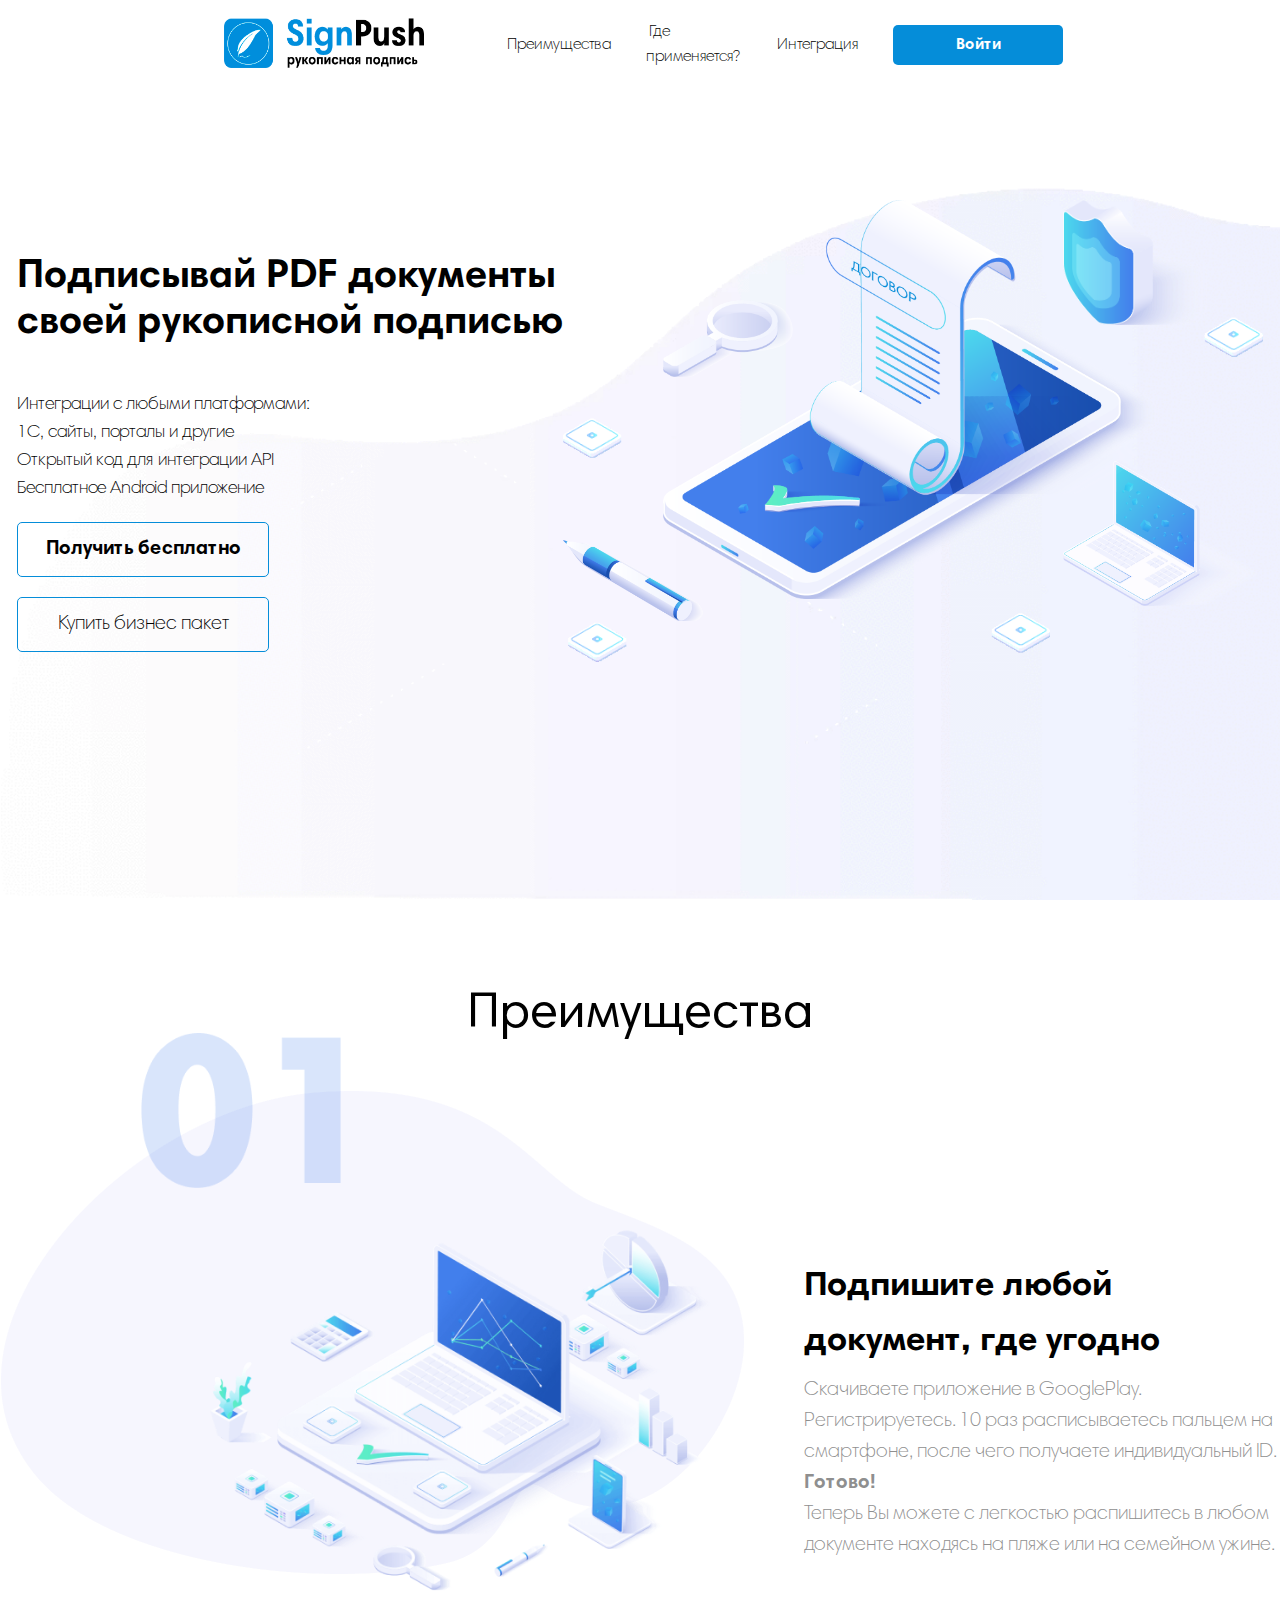
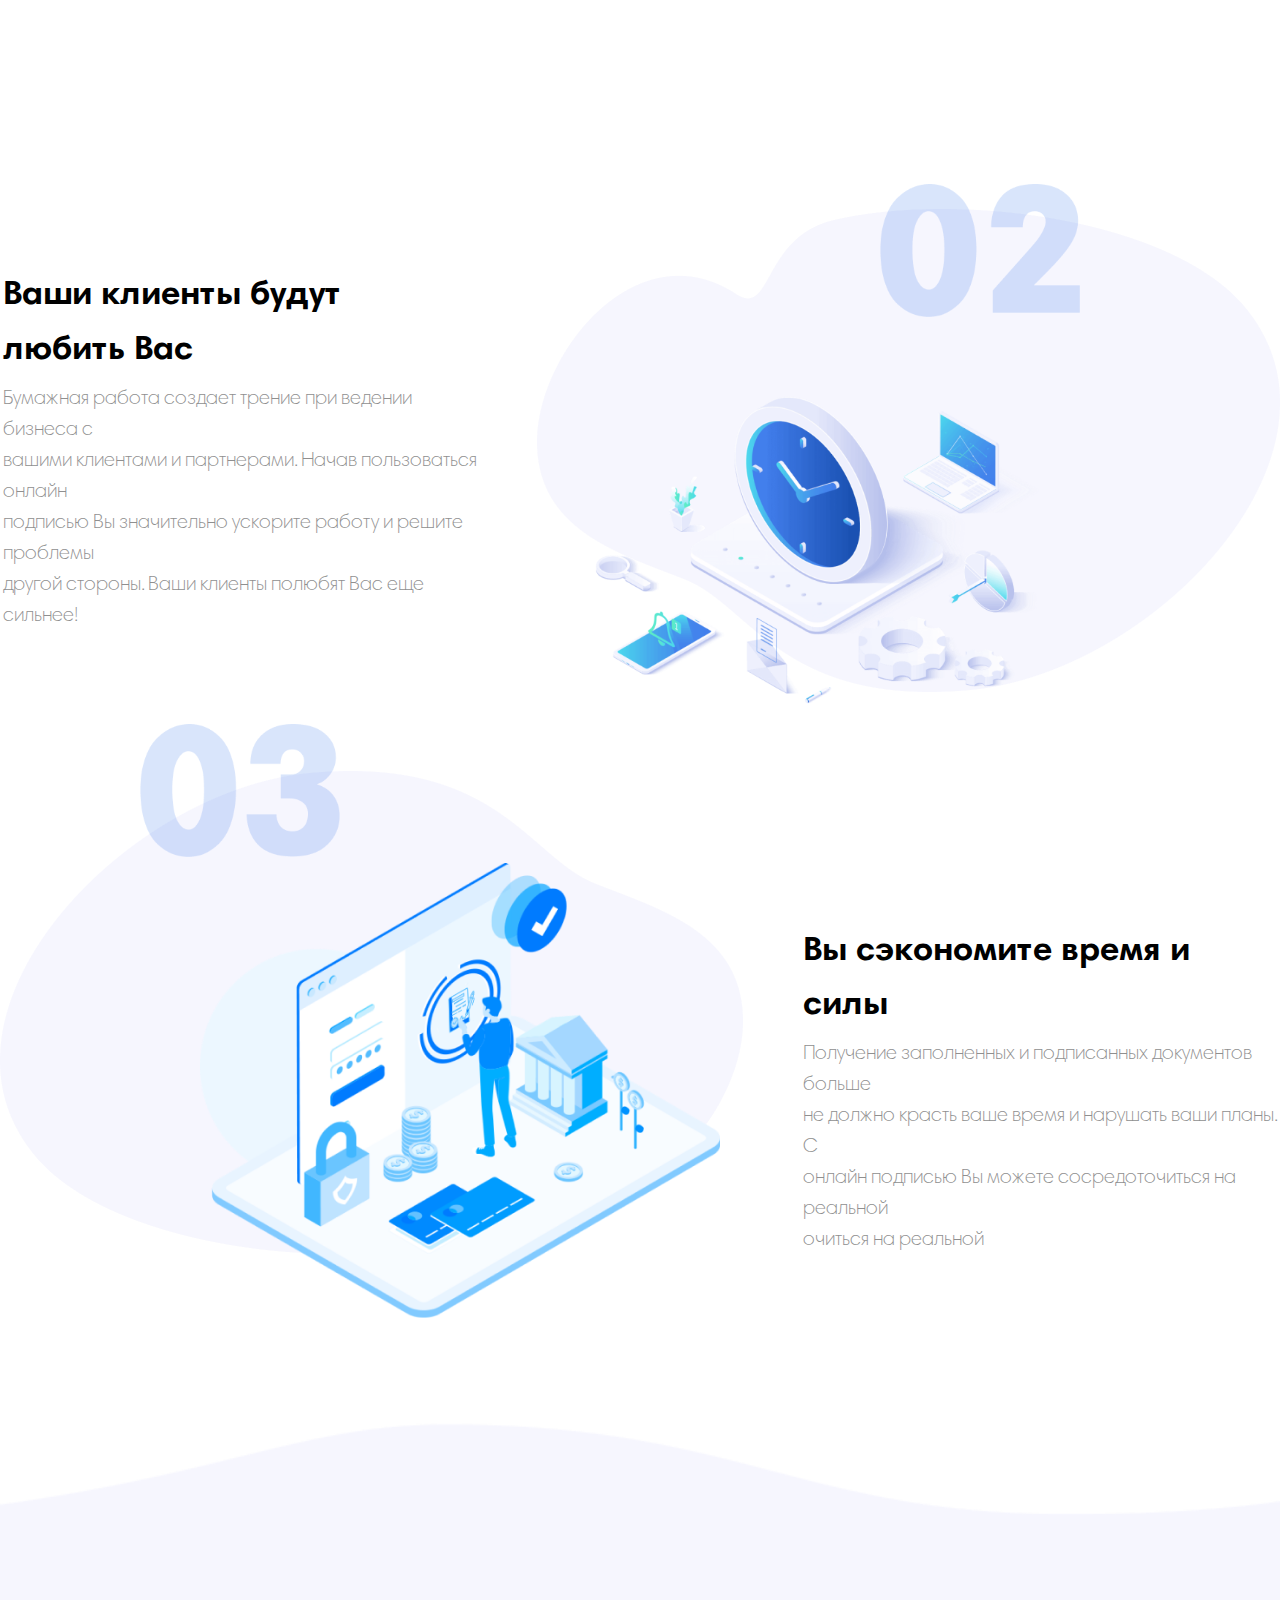
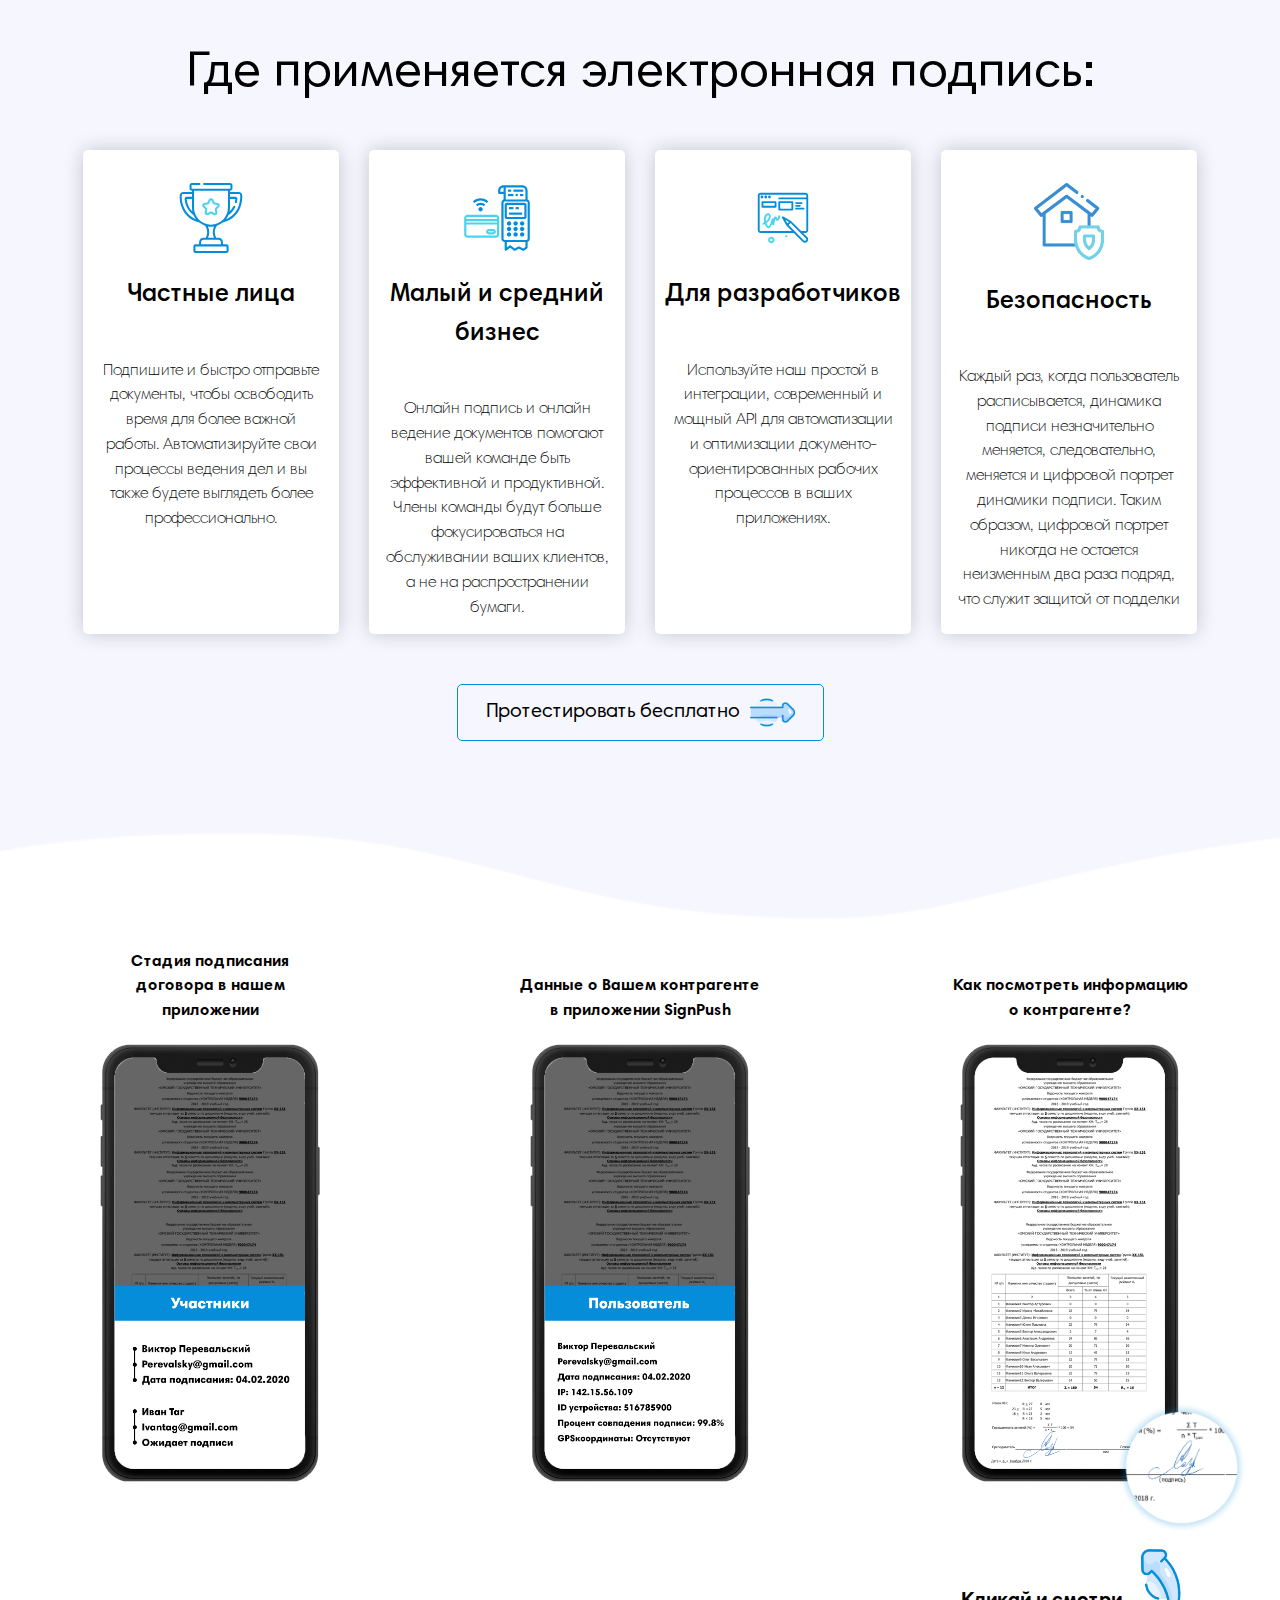
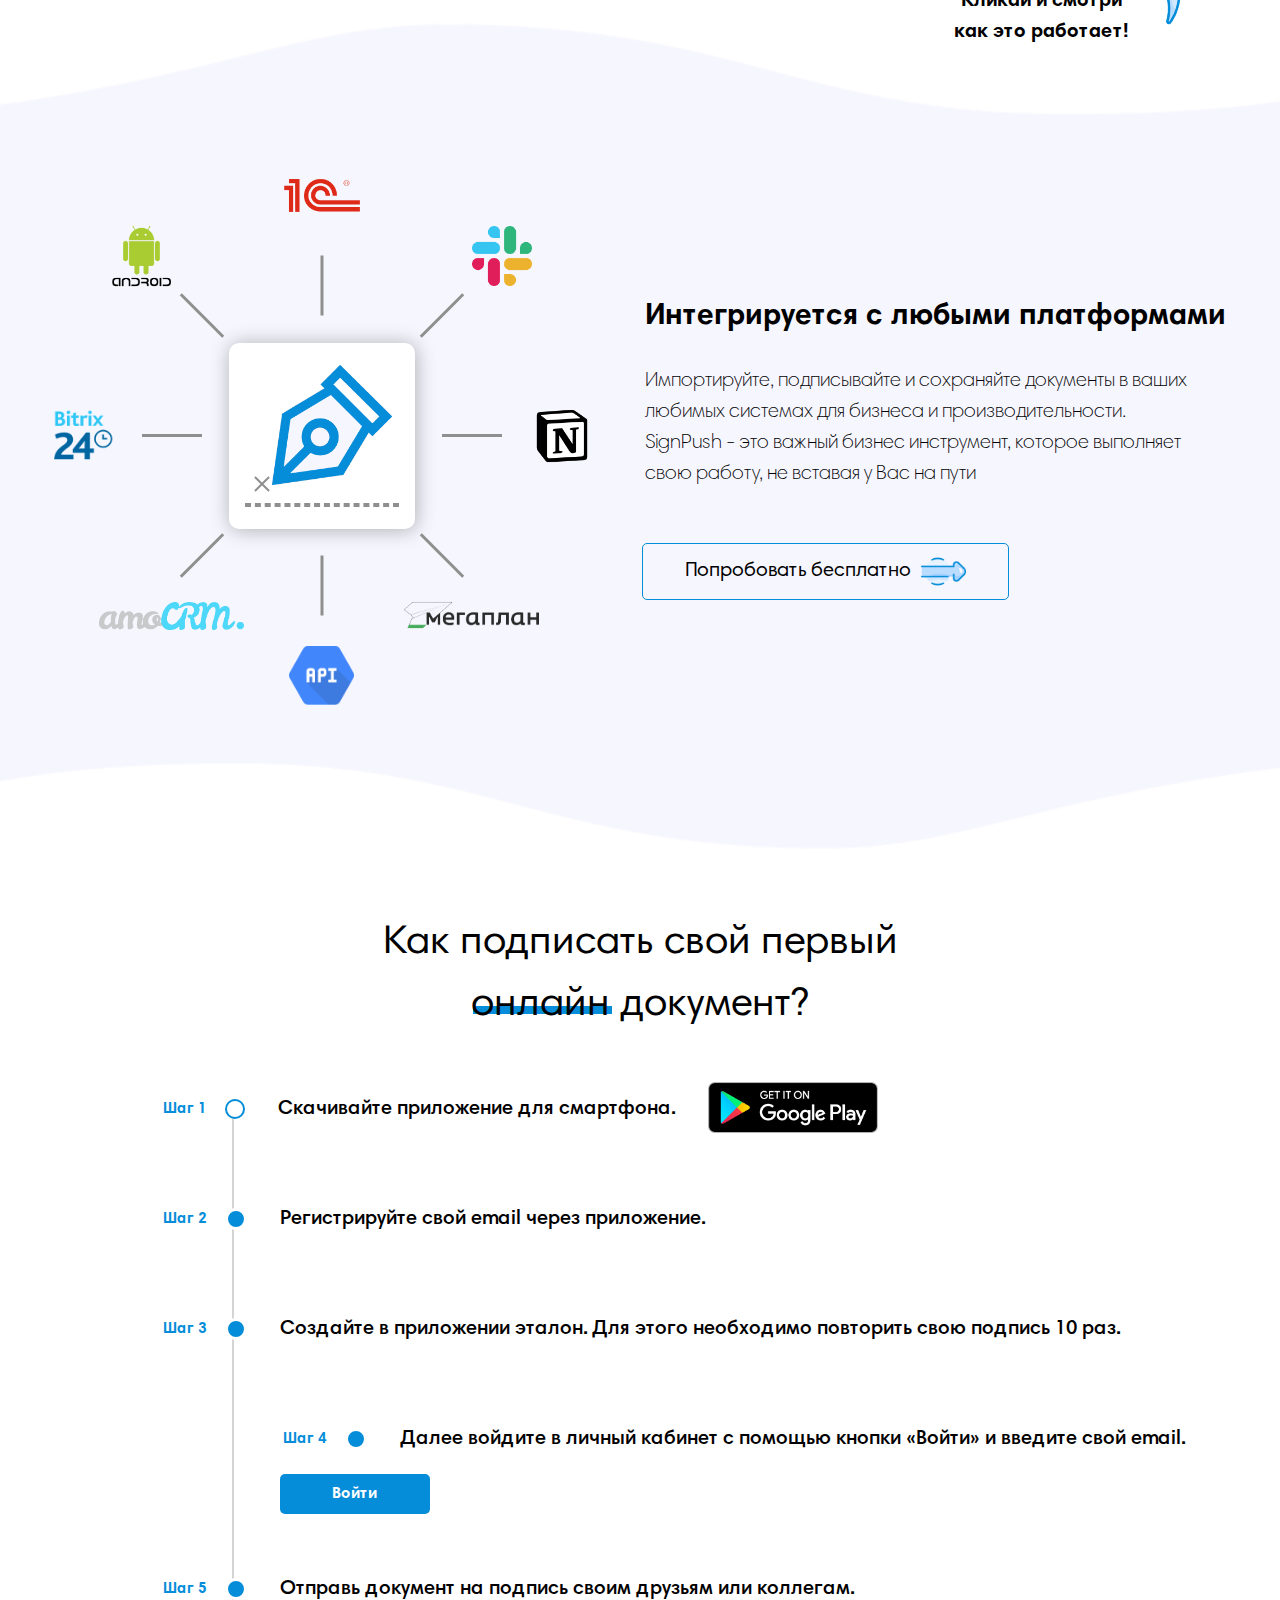
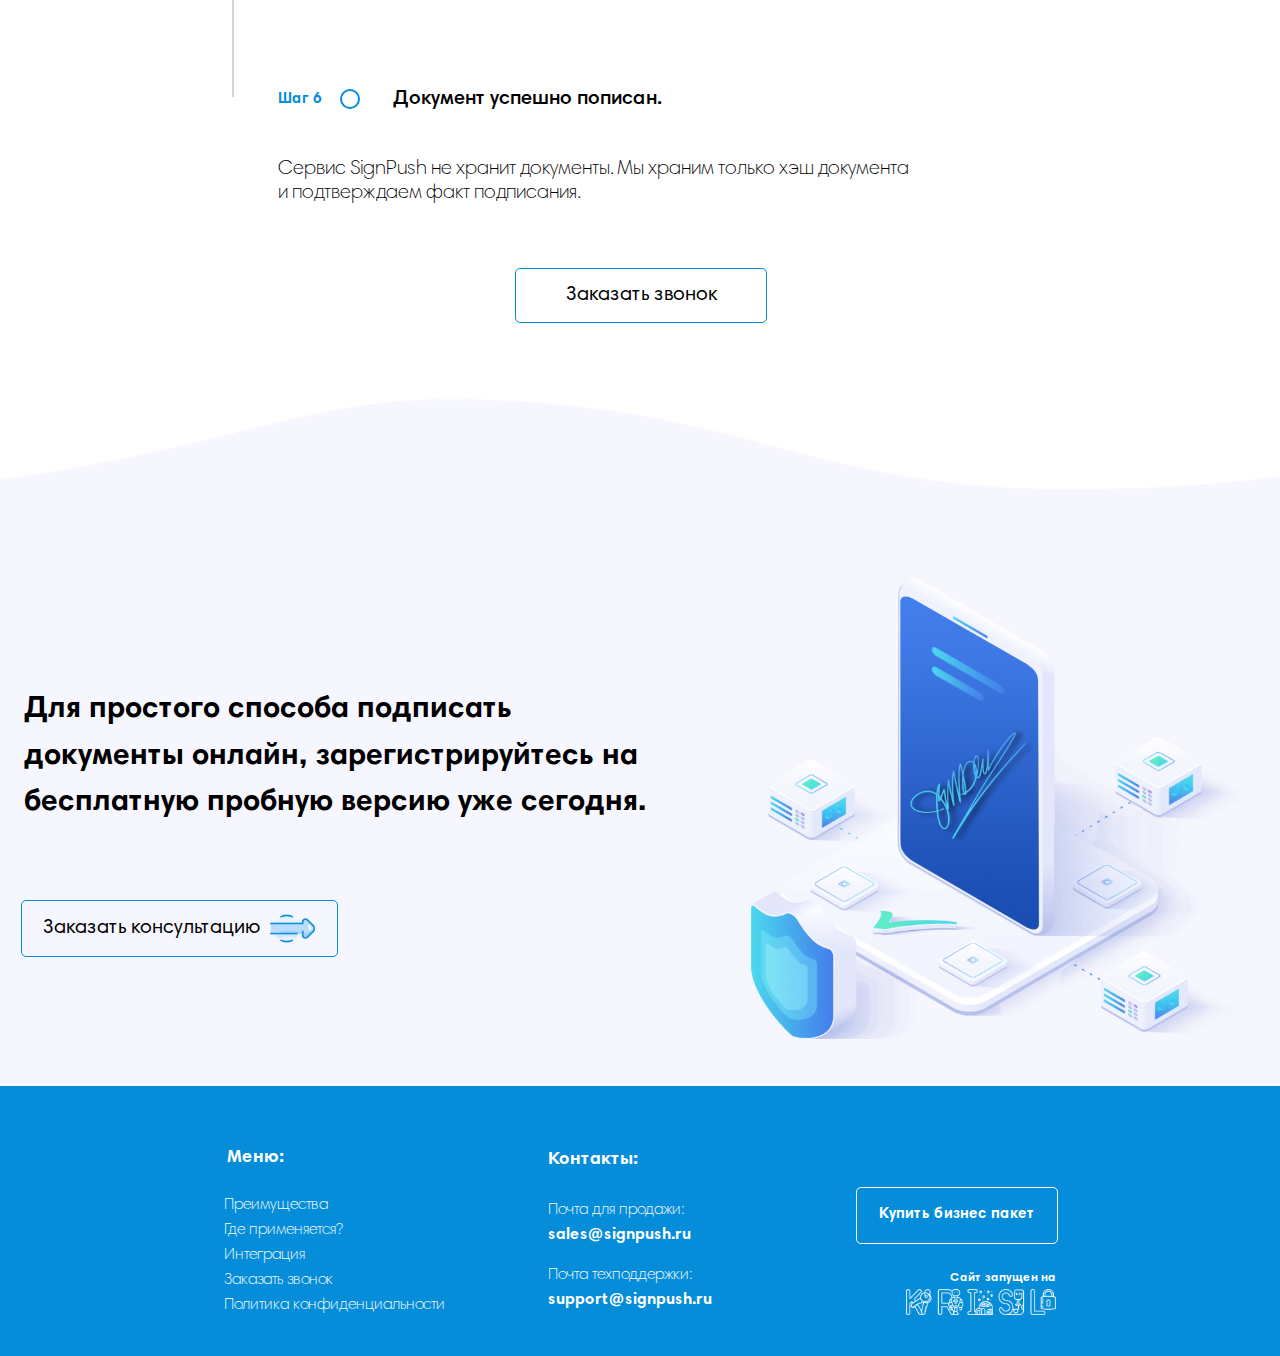
<file: index.html>
<!DOCTYPE html>
    <html lang="en">
    <head>
        <meta charset="UTF-8">
        <meta name="viewport" content="width=device-width, initial-scale=1.0">
        <link rel="stylesheet" href="./styles/main.css" type="text/css"/>
        <link rel="shortcut icon" href="./fav.ico" type="image/x-icon" />
        <script src="./scripts/main.js"></script>
        <title>SignPush</title>
    </head>
    <body>
        <header>
            <a href="/">
                <img id="header_logo" src="./images/logo.png" alt="SignPush">
            </a>
            <menu id="header_menu">
                <ul id="header_menu_list">
                    <li class="header_menu_list__item">
                        <a class="header_menu_list__item_link" rel="stylesheet" href="#benefits"> 
                            Преимущества
                        </a>
                        <div id="header_menu_list__underline_1" class="header_menu_list__underline"></div>
                    </li>
                    <li class="header_menu_list__item">
                        <a class="header_menu_list__item_link" rel="stylesheet" href="#usage"> 
                            Где применяется?
                        </a>
                        <div id="header_menu_list__underline_1" class="header_menu_list__underline"></div>
                    </li>
                    <li class="header_menu_list__item">
                        <a class="header_menu_list__item_link" rel="stylesheet" href="#integration"> 
                            Интеграция
                        </a>
                        <div id="header_menu_list__underline_1" class="header_menu_list__underline"></div>
                    </li>
                    <a id="header_button__link" rel="stylesheet" href="https://signpush.ru/">
                        <div id="header_button">
                                Войти
                        </div>
                    </a>
                </ul>
            </menu>
            <nav class="nav">
                <input class="nav__check" type="checkbox" id="showmenu"/>
                <label class="nav__showmenu" for="showmenu">&#9776;</label>
                <label class="nav__back" for="showmenu"></label>
                <ul class="menu">
                    <div class="menu_nav">
                        <img src="./images/logo_2.png" alt="sign push" id="menu_logo">
                        <li><a class="menu__item" href="#benefits">Преимущества</a></li>
                        <li><a class="menu__item" href="#usage">Где применяется?</a></li>
                        <li><a class="menu__item" href="#intergation">Интеграция</a></li>
                        <li><a class="menu__item" href="#form">Заказать звонок</a></li>
                        <li><a class="menu__item" href="./pages/policy/">Политика конфиденциальности</a></li>
                    </div>
                    <a href="#form" id="menu_button__link">
                        <div id="menu_button">
                            <p id="menu_button__text">Войти</p>
                        </div>
                    </a>
                </ul>
            </nav>
        </header>
        <section id="description">
        
            <div id="decription_info">
                <h1 id="description_title" class="is-paused">
                    Подписывай PDF документы
                    <br/>
                    своей рукописной подписью
                </h1>
                <p id="description_text" class="is-paused">
                    Интеграции с любыми платформами:
                    <br/>
                    1С, сайты, порталы и другие
                    <br/>
                    Открытый код для интеграции API
                    <br/>
                    Бесплатное Android приложение
                </p>
                <div id="description_buttons">
                    <a id="description_btn__link_get" rel="stylesheet" href="https://signpush.ru/">
                        <div class="description_btn" id="d_btn_get">
                                Получить бесплатно
                        </div>
                    </a>
                    <a id="description_btn__link_buy" rel="stylesheet" href="https://signpush.ru/">
                        <div class="description_btn" id="d_btn_buy">
                                Купить бизнес пакет
                        </div>
                    </a>
                </div>
            </div>
            <div id="description_preview">
                <img id="description_preview__pen" src="./images/description/pen.png" alt="pen" class="is-paused">
                <img id="description_preview__loop" src="./images/description/loop.png" alt="loop" class="is-paused">
                <img id="description_preview__law" src="./images/description/law.png" alt="law" class="is-paused">
                <img id="description_preview__shield" src="./images/description/shield.png" alt="shield" class="is-paused">
                <img id="description_preview__pc" src="./images/description/pc.png" alt="pc" class="is-paused">
            </div>
        </section>
        <section id="benefits">
            <h1 class="section_title">Преимущества</h1>
            <div id="benefits_items">
                <div class="benefits_item">
                    <div class="benefits_item__preview pr20">
                        <img class="benefits_item__preview_number benefits_item__preview_number-left is-paused" id="benefits_item__preview_image-left__pc_number" src="./images/benefits/1.png" alt="1">
                        <img class="benefits_item__preview_image benefits_item__preview_image-left is-paused" id="benefits_item__preview_image-left__pc" src="./images/benefits/pc.png" alt="pc">
                        
                    </div>
                    <div class="benefits_item__description pl20">
                        <h1 class="benefits_item__description_title txt-aling_right is-paused" id="benefits_item__description_title_1">
                            Подпишите любой
                            <br />
                            документ, где угодно
                        </h1>
                        <h1 class="benefits_item__description_text is-paused" id="benefits_item__description_text_1">
                            Скачиваете приложение в GooglePlay.
                            <br />
                            Регистрируетесь. 10 раз расписываетесь пальцем на
                            <br />
                            смартфоне, после чего получаете индивидуальный ID.
                            <br />
                            <b>
                                Готово!
                            </b>
                            <br />
                            Теперь Вы можете с легкостью распишитесь в любом
                            <br />
                            документе находясь на пляже или на семейном ужине.
                        </h1>
                    </div>
                </div>
                <div class="benefits_item" id="benefits_item-invert">
                    <div class="benefits_item__description pr20">
                        <h1 class="benefits_item__description_title is-paused" id="benefits_item__description_title_2">
                            Ваши клиенты будут
                            <br />
                            любить Вас
                        </h1>
                        <h1 class="benefits_item__description_text is-paused" id="benefits_item__description_text_2">
                            Бумажная работа создает трение при ведении бизнеса с
                            <br />
                            вашими клиентами и партнерами. Начав пользоваться онлайн
                            <br />
                            подписью Вы значительно ускорите работу и решите проблемы
                            <br />
                            другой стороны. Ваши клиенты полюбят Вас еще сильнее!
                        </h1>
                    </div>
                    <div class="benefits_item__preview right pl20 benefits_item__preview2">
                        <img class="benefits_item__preview_image benefits_item__preview_image-right is-paused" id="benefits_item__preview_image-right__clock" src="./images/benefits/clock.png" alt="clock">
                        <img class="benefits_item__preview_number benefits_item__preview_number-right is-paused" id="benefits_item__preview_image-right__clock_number" src="./images/benefits/2.png" alt="1">
                        
                    </div>
                </div>
                <div class="benefits_item">
                    <div class="benefits_item__preview pr20">
                        <img class="benefits_item__preview_number benefits_item__preview_number-left is-paused" id="benefits_item__preview_image-left__safe_number" src="./images/benefits/3.png" alt="1">
                        <img class="benefits_item__preview_image benefits_item__preview_image-left is-paused" id="benefits_item__preview_image-left__safe" src="./images/benefits/safe.png" alt="pc">
                        
                    </div>
                    <div class="benefits_item__description pl20">
                        <h1 class="benefits_item__description_title txt-aling_right is-paused" id="benefits_item__description_title_3">
                            Вы сэкономите время и силы
                        </h1>
                        <h1 class="benefits_item__description_text is-paused" id="benefits_item__description_text_3">
                            Получение заполненных и подписанных документов больше
                            <br />
                            не должно красть ваше время и нарушать ваши планы. С
                            <br />
                            онлайн подписью Вы можете сосредоточиться на реальной
                            <br />
                            очиться на реальной 
                        </h1>
                    </div>
                </div>
            </div>
    
        </section>
        <section id="usage">
            <div class="cloud_top"></div>
            <div id="usage_container">
                <h1 class="section_title">Где применяется электронная подпись:</h1>
                <div id="usage_items">
                    <div class="usage_item mr30">
                        <img src="./images/usage/cup.svg" alt="cup" class="usage_item__preview">
                        <h2 class="usage_item__title">Частные лица</h2>
                        <p class="usage_item__text">
                            Подпишите и быстро отправьте
                            <br/>
                            документы, чтобы освободить
                            <br/>
                            время для более важной
                            <br/>
                            работы. Автоматизируйте свои
                            <br/>
                            процессы ведения дел и вы
                            <br/>
                            также будете выглядеть более
                            <br/>
                            профессионально.
                        </p>
                    </div>
                    <div class="usage_item mr30">
                        <img src="./images/usage/card.svg" alt="card" class="usage_item__preview">
                        <h2 class="usage_item__title">Малый и средний бизнес</h2>
                        <p class="usage_item__text">
                            Онлайн подпись и онлайн
                            <br/>
                            ведение документов помогают
                            <br/>
                            вашей команде быть
                            <br/>
                            эффективной и продуктивной.
                            <br/>
                            Члены команды будут больше
                            <br/>
                            фокусироваться на
                            <br/>
                            обслуживании ваших клиентов,
                            <br/>
                            а не на распространении
                            <br/>
                            бумаги.
                        </p>
                    </div>
                    <div class="usage_item mr30">
                        <img src="./images/usage/blank.svg" alt="blank" class="usage_item__preview">
                        <h2 class="usage_item__title">Для разработчиков</h2>
                        <p class="usage_item__text">
                            Используйте наш простой в
                            <br/>
                            интеграции, современный и
                            <br/>
                            мощный API для автоматизации
                            <br/>
                            и оптимизации документо-
                            <br/>
                            ориентированных рабочих
                            <br/>
                            процессов в ваших
                            <br/>
                            приложениях.
                        </p>
                    </div>
                    <div class="usage_item">
                        <img src="./images/usage/house.png" alt="house" class="usage_item__preview">
                        <h2 class="usage_item__title">Безопасность</h2>
                        <p class="usage_item__text">
                            Каждый раз, когда пользователь
                            <br/>
                            расписывается, динамика
                            <br/>
                            подписи незначительно
                            <br/>
                            меняется, следовательно,
                            <br/>
                            меняется и цифровой портрет
                            <br/>
                            динамики подписи. Таким
                            <br/>
                            образом, цифровой портрет
                            <br/>
                            никогда не остается
                            <br/>
                            неизменным два раза подряд,
                            <br/>
                            что служит защитой от подделки
                        </p>
                    </div>
                </div>
                <a href="#howto" class="usage_button__link">
                    <div class="usage_button">
                        <p class="usage_button__text">Протестировать бесплатно</p>
                        <img src="./images/usage/arrow_right.png" alt="right arrow" class="usage_button__image is-paused">
                    </div>
                </a>
            </div>
            <div class="cloud_bottom"></div>
        </section>
        <section id="demo">
            <div id="demo_items">
                <div class="demo_item">
                    <h3 class="demo_item__title">
                        Стадия подписания
                        <br/>
                        договора в нашем
                        <br/>
                        приложении
                    </h3>
                    <img src="./images/demo/members.png" alt="members" class="demo_item__image">
                </div>
                <div class="demo_item">
                    <h3 class="demo_item__title">
                        Данные о Вашем контрагенте
                        <br/>
                        в приложении SignPush
                    </h3>
                    <img src="./images/demo/users.png" alt="users" class="demo_item__image">
                </div>
                <div class="demo_item">
                    <h3 class="demo_item__title">
                        Как посмотреть информацию
                        <br/>
                        о контрагенте?
                    </h3>
                    <div id="demo_item__images">
                        <img src="./images/demo/signer.png" alt="signer" class="demo_item__image">
                        <a href="./pages/test">
                            <img src="./images/demo/sign.png" alt="sign" id="demo_item__sign" class="is-paused">
                        </a>
                        <div id="demo_item__sign_rot">
                            <img src="./images/demo/arrow_left.png" alt="arrow left" id="demo_item__arrow_left" class="is-paused">
                        </div>
                        <p id="demo_item__image_text" class="is-paused">
                            Кликай и смотри
                            <br/>
                            как это работает!
                        </p>
                    </div>
                </div>
            </div>
        </section>
        <section id="integration">
            <div class="cloud_top"></div>
            <div id="integration_container">
                <div id="integration_preview">
                    <img src="./images/integration/android.png" alt="android" id="integration_preview__android" class="is-paused">
                    <div id="integration_preview__line1_container">
                        <div id="integration_preview__line1" class="integration_preview__line rot45 is-paused"></div>
                    </div>
                    <img src="./images/integration/1c.png" alt="1c" id="integration_preview__1c" class="is-paused">
                    <div id="integration_preview__line2_container">
                        <div id="integration_preview__line2" class="integration_preview__line rot90 is-paused"></div>
                    </div>
                    <img src="./images/integration/wheel.png" alt="wheel" id="integration_preview__wheel" class="is-paused">
                    <div id="integration_preview__line3_container">
                        <div id="integration_preview__line3" class="integration_preview__line rot135 is-paused"></div>
                    </div>
                    <img src="./images/integration/bitrix.png" alt="bitrix" id="integration_preview__bitrix" class="is-paused">
                    <div id="integration_preview__line4_container">
                        <div id="integration_preview__line4" class="integration_preview__line is-paused"></div>
                    </div>
                    <div id="integration_preview__pen_container">
                        <div id="integration_preview__pen_item1">
                            <div id="integration_preview__cross">
                                <div id="cross1"></div>
                                <div id="cross2"></div>
                            </div>
                            <img src="./images/integration/pen.png" alt="pen" id="integration_preview__pen" class="is-paused">
                        </div>
                        <div id="integration_preview__pen_item2"></div>
                    </div>
                    <div id="integration_preview__line5_container">
                        <div id="integration_preview__line5" class="integration_preview__line is-paused"></div>
                    </div>
                    <img src="./images/integration/n.png" alt="n" id="integration_preview__n" class="is-paused">
                    <div id="integration_preview__line6_container">
                        <div id="integration_preview__line6" class="integration_preview__line rot135 is-paused"></div>
                    </div>
                    <img src="./images/integration/amocrm.png" alt="amocrm" id="integration_preview__amocrm" class="is-paused">
                    <div id="integration_preview__line7_container">
                        <div id="integration_preview__line7" class="integration_preview__line rot90 is-paused"></div>
                    </div>
                    <img src="./images/integration/api.png" alt="api" id="integration_preview__api" class="is-paused">
                    <div id="integration_preview__line8_container">
                        <div id="integration_preview__line8" class="integration_preview__line rot45 is-paused"></div>
                    </div>
                    <img src="./images/integration/megaplan.png" alt="megaplan" id="integration_preview__megaplan" class="is-paused">
                </div>
                <div id="integration_description">
                    <h1 id="integration_description__title">
                        Интегрируется с любыми платформами
                    </h1>
                    <p id="integration_description__text">
                        Импортируйте, подписывайте и сохраняйте документы в ваших
                        <br/>
                        любимых системах для бизнеса и производительности.
                        <br/>
                        SignPush - это важный бизнес инструмент, которое выполняет
                        <br/>
                        свою работу, не вставая у Вас на пути
                    </p>
                    <a href="#howto" class="usage_button__link">
                        <div class="usage_button">
                            <p class="usage_button__text">Попробовать бесплатно</p>
                            <img src="./images/usage/arrow_right.png" alt="right arrow" class="usage_button__image">
                        </div>
                    </a>
                </div>
            </div>
            <div class="cloud_bottom"></div>
        </section>
        <section id="howto">
            <h1 id="howto_title">Как подписать свой первый<br/> онлайн документ?</h1><div class="text_underline"></div>
            <div id="howto_steps_container">
                <div id="howto_steps__line"></div>
                <div id="howto_steps">
                    <div class="howto_step">
                        <p class="howto_step__num is-paused" id="howto_step__num_1">Шаг 1</p>
                        <div class="howto_step__circle"></div>
                        <div id="howto_step__1_desc">
                            <p class="howto_step__text is-paused" id="howto_step__text_1">Скачивайте приложение для смартфона.</p>
                            <a href="https://play.google.com/store/apps/details?id=com.kasib.signpush">
                                <img src="./images/howto/play_market.png" alt="play market" id="howto_step__play_market" class="is-paused">
                            </a>
                        </div>
                    </div>
                    <div class="howto_step">
                        <p class="howto_step__num is-paused" id="howto_step__num_2">Шаг 2</p>
                        <div class="howto_step__circle_full"></div>
                        <p class="howto_step__text is-paused" id="howto_step__text_2">Регистрируйте свой email через приложение.</p>
                    </div>
                    <div class="howto_step">
                        <p class="howto_step__num is-paused" id="howto_step__num_3">Шаг 3</p>
                        <div class="howto_step__circle_full"></div>
                        <p class="howto_step__text is-paused" id="howto_step__text_3">
                            Создайте в приложении эталон. Для этого необходимо повторить свою подпись 10 раз.
                        </p>
                    </div>
                    <div class="howto_step step_expanded">
                        <div id="howto_step_main">
                            <p class="howto_step__num is-paused" id="howto_step__num_4">Шаг 4</p>
                            <div class="howto_step__circle_full"></div>
                            <p class="howto_step__text is-paused" id="howto_step__text_4">
                                Далее войдите в личный кабинет с помощью кнопки «Войти» и введите свой email.
                            </p>
                        </div>
                        <a id="howto_step__link" rel="stylesheet" href="https://signpush.ru/">
                            <div id="howto_step__button">
                                    Войти
                            </div>
                        </a>
                    </div>
                    <div class="howto_step">
                        <p class="howto_step__num is-paused" id="howto_step__num_5">Шаг 5</p>
                        <div class="howto_step__circle_full"></div>
                        <p class="howto_step__text is-paused" id="howto_step__text_5">
                            Отправь документ на подпись своим друзьям или коллегам.
                        </p>
                    </div>
                    <div class="howto_step step_expanded">
                        <div id="howto_step_main">
                            <p class="howto_step__num is-paused" id="howto_step__num_6">Шаг 6</p>
                            <div class="howto_step__circle"></div>
                            <div class="howto_step__expanded">
                                <p class="howto_step__text is-paused" id="howto_step__text_6">
                                    Документ успешно пописан.
                                </p>
                            </div>
                        </div>
                        <p id="howto_step_description">
                            Сервис SignPush не хранит документы. Мы храним только хэш документа
                            <br/>
                            и подтверждаем факт подписания.
                        </p>
                    </div>
                </div>
            </div>
            <a id="howto_btn__link_order" rel="stylesheet" href="#form">
                <div id="d_btn_order">
                        Заказать звонок
                </div>
            </a>
        </section>
        <section id="trial">
            <div class="cloud_top"></div>
            <div id="trial_item">
                <div id="trial_item__description">
                    <h1 id="trial_item__description_title">
                        Для простого способа подписать
                        <br/>
                        документы онлайн, зарегистрируйтесь на
                        <br/>
                        бесплатную пробную версию уже сегодня.
                    </h1>
                    <a href="#form" class="usage_button__link trial_item_button">
                        <div class="usage_button trial_item__btn">
                            <p class="usage_button__text">Заказать консультацию</p>
                            <img src="./images/usage/arrow_right.png" alt="right arrow" class="usage_button__image">
                        </div>
                    </a>
                </div>
                <div id="trial_item__preview">
                    <img src="./images/trial/phone.png" alt="phone" id="trial_item__preview_image" class="is-paused">
                </div>
            </div>
        </section>
        <footer>
            <div id="footer_links">
                <menu id="footer_links__menu">
                    <p class="footer_links__menu_title">Меню:</p>
                    <ul id="footer_links__menu_list">
                        <li class="footer_links__menu_list__item">
                            <a class="footer_links__menu_list__item_link" rel="stylesheet" href="#benefits"> 
                                Преимущества
                            </a>
                        </li>
                        <li class="footer_links__menu_list__item">
                            <a class="footer_links__menu_list__item_link" rel="stylesheet" href="#usage"> 
                                Где применяется?
                            </a>
                        </li>
                        <li class="footer_links__menu_list__item">
                            <a class="footer_links__menu_list__item_link" rel="stylesheet" href="#integration"> 
                                Интеграция
                            </a>
                        </li>
                        <li class="footer_links__menu_list__item">
                            <a class="footer_links__menu_list__item_link" rel="stylesheet" href="#form"> 
                                Заказать звонок
                            </a>
                        </li>
                        <li class="footer_links__menu_list__item">
                            <a class="footer_links__menu_list__item_link" rel="stylesheet" href="./pages/policy"> 
                                Политика конфиденциальности
                            </a>
                        </li>
                    </ul>
                </menu>
                <div id="footer_links__contacts">
                    <p class="footer_links__menu_title">Контакты:</p>
                    <div id="footer_links__contacts_list">
                        <a class="footer_links__contacts_list__link" href="mailto:sales@signpush.ru">
                            Почта для продажи:
                            <br/>
                            <strong>
                                sales@signpush.ru
                            </strong>
                        </a>
                        <a class="footer_links__contacts_list__link" href="mailto:support@signpush.ru">
                            Почта техподдержки: 
                            <br/>
                            <strong>
                                support@signpush.ru
                            </strong>
                        </a>
                    </div>
                </div>
            </div>
            <div id="footer_buttons">
                <a href="#form" id="footer_button__link">
                    <div id="footer_button">
                        <p id="footer_button__text">Купить бизнес пакет</p>
                    </div>
                </a>
                <div id="footer_buttons__copyright">
                    <a id="footer_buttons__copyright_text" href="https://krisl.ru">Сайт запущен на</a>
                    <a href="https://krisl.ru">
                        <img src="./images/footer/krisl.png" alt="krisl" id="footer_buttons__copyright_image">
                    </a>
                </div>
            </div>
        </footer>
        <div id="form" class="modal">
            <div class="modal-dialog">
                <div class="modal-content">
                    <div class="modal-header">
                        <h3 class="modal-title"></h3>
                        <a href="#close" title="Close" class="close">×</a>
                    </div>
                    <div class="modal_body">    
                        <h1 class="modal_body__title">Заказать консультацию специалиста</h1>
                        <p class="modal_body__text">Мы Вам перезвоним и расскажем как сделать онлайн подпись</p>
                        <form action="./scripts/send.php" method="post" id="modal_form">
                            <input required type="email" placeholder="E-mail" pattern="[a-z0-9._%+-]+@[a-z0-9.-]+\.[a-z]{2,}$" name="email" id="modal_email" class="modal_input">
                            <input required type="text" name="name" placeholder="Имя" id="modal_name" class="modal_input">
                            <input required type="tel" name="phone" placeholder="Номер телефона" pattern="[7-8]{1}[0-9]{3}[0-9]{3}[0-9]{2}[0-9]{2}" id="modal_phone" class="modal_input">
                            <button type="submit" id="modal_submit">Отправить</button>
                        </form>
                        <p class="modal_body__text">
                            Нажимая кнопку «Отправить» Вы соглашаетесь
                            </br>
                            c
                            <a href="./pages/policy" id="modal_body__link">
                                политикой обработки персональных данных
                            </a>
                        </p>
                    </div>
                </div>
            </div>
        </div>
    </body>
</html>
</file>
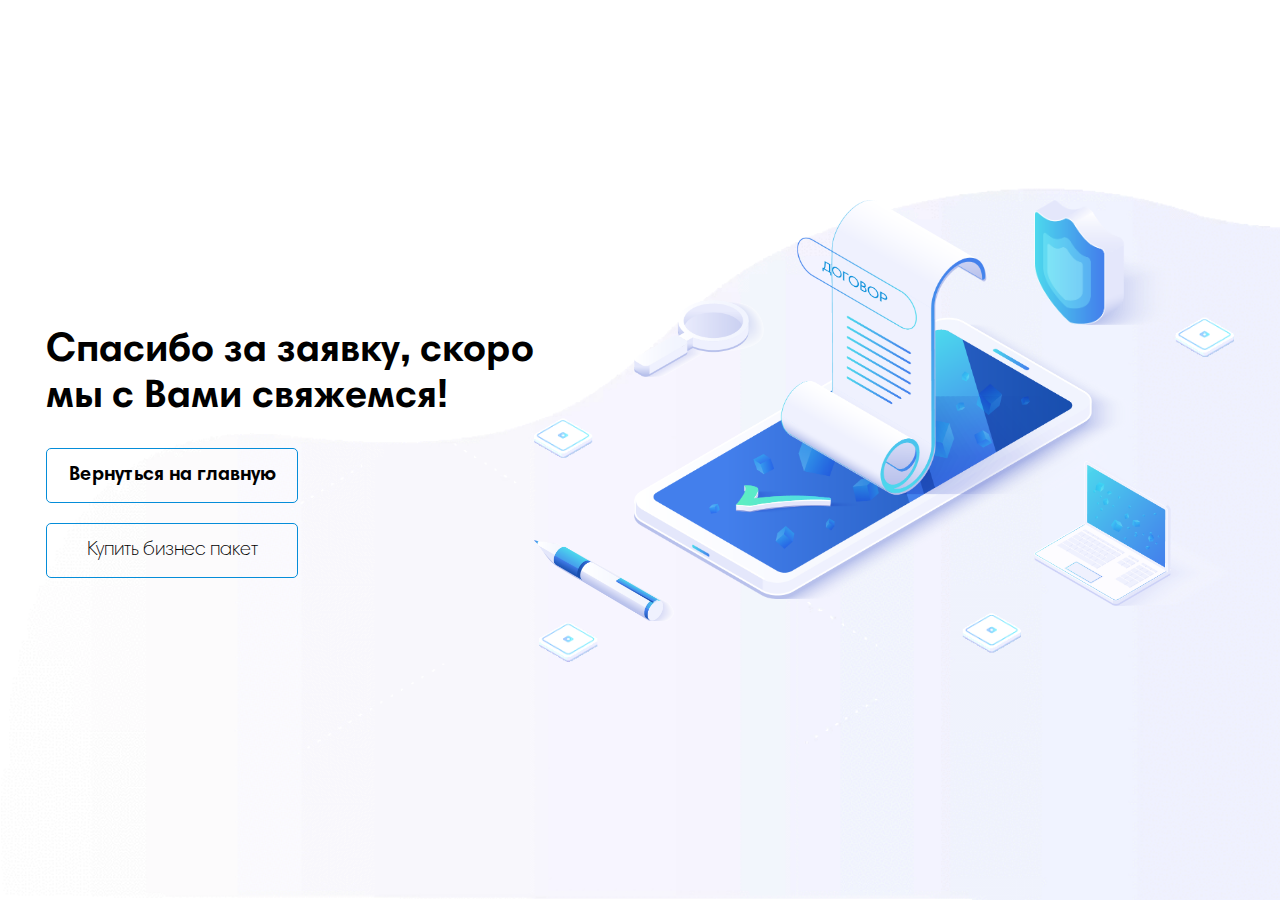
<file: pages/thanks/index.html>
<!DOCTYPE html>
    <html lang="en">
    <head>
        <meta charset="UTF-8">
        <meta name="viewport" content="width=device-width, initial-scale=1.0">
        <link rel="stylesheet" href="../../styles/main.css" type="text/css"/>
        <link rel="shortcut icon" href="../../fav.ico" type="image/x-icon" />
        <title>SignPush</title>
    </head>
    <body>
        <section id="description">
        
            <div id="decription_info">
                <h1 id="description_title">
                    Спасибо за заявку, скоро
                    <br/>
                    мы с Вами свяжемся!
                </h1>
                <div id="description_buttons">
                    <a id="description_btn__link_get" rel="stylesheet" href="../../">
                        <div class="description_btn" id="d_btn_get">
                                Вернуться на главную
                        </div>
                    </a>
                    <a id="description_btn__link_buy" rel="stylesheet" href="https://signpush.ru/">
                        <div class="description_btn" id="d_btn_buy">
                                Купить бизнес пакет
                        </div>
                    </a>
                </div>
            </div>
            <div id="description_preview">
                <img id="description_preview__pen" src="../../images/description/pen.png" alt="pen">
                <img id="description_preview__loop" src="../../images/description/loop.png" alt="loop">
                <img id="description_preview__law" src="../../images/description/law.png" alt="law">
                <img id="description_preview__shield" src="../../images/description/shield.png" alt="shield">
                <img id="description_preview__pc" src="../../images/description/pc.png" alt="pc">
            </div>
        </section>
    </body>
</html>
</file>
<file: styles/main.css>
@font-face {
    font-family: "Harmonia";
    src: url("../fonts/HarmoniaSansProCyr-L.woff") format("woff");
    font-weight: 400;
    font-style: normal;
}
@font-face {
    font-family: "Harmonia";
    src: url("../fonts/HarmoniaSansProCyr-R.woff") format("woff");
    font-weight: 500;
    font-style: medium;
}
@font-face {
    font-family: "Harmonia";
    src: url("../fonts/HarmoniaSansProCyr-S.woff") format("woff");
    font-weight: 600;
    font-style: semi-bold;
}
@font-face {
    font-family: "Harmonia";
    src: url("../fonts/HarmoniaSansProCyr-B.woff") format("woff");
    font-weight: 700;
    font-style: bold;
}

html, body {
    margin: 0;
    padding: 0;
    /* width: 100vw; */
    overflow-x: hidden;
}


/* Header */
header {
    padding: 0 17.5% 0 17.5%;
    z-index: 100;
    width: 65%;
    height: 90px;
    position: fixed;
    display: flex;
    flex-direction: row;
    justify-content: space-between;
    align-items: center;
    background-color: #fff;

}

#header_logo {
    width: 200px;
    height: auto;
}

#header_menu_list {
    display: flex;
    flex-direction: row;
    list-style-type: none;
    align-items: center;
}

.header_menu_list__item {
    margin-right: 32px;
}

.header_menu_list__item_link {
    text-decoration: none;
    color: #000000;
    font-size: 16px;
    font-family: "Harmonia", Arial, sans-serif;
    line-height: 1.55;
    font-weight: 400;
    background-position: center center;
    border-color: transparent;
    border-style: solid;
}

.header_menu_list__item:hover .header_menu_list__underline {
    animation: header_menu_list__underline-anim 0.5s linear forwards;
    background-color: #058dd9;
    background-position: center center;
    height: 2px;
}

@keyframes header_menu_list__underline-anim {
    0% {
        opacity: 0;
        transform: translateX(0px)translateY(0px)rotate(0deg)scale(1,1);
        animation-timing-function: linear;
    }
    1% {
        opacity: 0;
        transform: translateX(0px)translateY(10px)rotate(0deg)scale(1,1);
        animation-timing-function: ease-in-out;
    }
    100% {
        opacity: 1;
        transform: translateX(0px)translateY(0px)rotate(0deg)scale(1,1);
    }
}
#header_button {
    width: 170px;
    height: 40px;
    background-color: #058dd9;
    display: flex;
    justify-content: center;
    align-items: center;
    border-width: 1px;
    border-radius: 5px;
}

#header_button__link {
    text-decoration: none;
    font-weight: 700;
    color: #fff;
    font-size: 16px;
    font-family: "Harmonia", Arial, sans-serif;
    line-height: 1.55;
}

#description_btn__link_get, #description_btn__link_buy {
    display: flex;
    flex-direction: column;
    width: 250px;
    height: 55px;
    margin-bottom: 20px;
    text-decoration: none;
}

/* Description */
#description {
    height: 100vh;
    display: flex;
    justify-content: center;
    align-items: center;
    background-image: url("../images/description/bg.gif");
    background-position: left;
    background-size: cover;
}

#description_title {
    font-size: 40px;
    font-family: "Harmonia", Arial, sans-serif;
    line-height: 1.15;
    font-weight: 700;
    animation: description_titie-anim 1s linear forwards;
}

#description_title.is-paused {
    animation-play-state: paused;
}

@keyframes description_titie-anim {
    0% {
        opacity: 0;
        transform: translateX(0px)translateY(0px)rotate(0deg)scale(1,1);
        animation-timing-function: linear;
    }
    1% {
        opacity: 0;
        transform: translateX(-2000px)translateY(0px)rotate(0deg)scale(1,1);
        animation-timing-function: ease-out;
    }
    100% {
        opacity: 1;
        transform: translateX(0px)translateY(0px)rotate(0deg)scale(1,1);
    }
}

#description_text {
    color: #000000;
    font-size: 18px;
    font-family: "Harmonia", Arial, sans-serif;
    line-height: 1.55;
    font-weight: 400;
    animation: description_text-anim 1s linear forwards;
}

#description_text.is-paused {
    animation-play-state: paused;
}

@keyframes description_text-anim {
    0% {
        opacity: 0;
        transform: translateX(0px)translateY(0px)rotate(0deg)scale(1,1);
        animation-timing-function: linear;
    }
    1% {
        opacity: 0;
        transform: translateX(0px)translateY(10px)rotate(0deg)scale(1,1);
        animation-timing-function: ease-out;
    }
    100% {
        opacity: 1;
        transform: translateX(0px)translateY(0px)rotate(0deg)scale(1,1);
    }
}

#decription_info {
    display: flex;
    flex-direction: column;
}

.description_btn {
    width: 250px;
    height: 55px;
    border: 1px solid #058dd9;
    border-radius: 5px;
    display: flex;
    justify-content: center;
    align-items: center;
}

#d_btn_get {
    transition: all 0.8s ease-in-out !important;
    color: #000000;
    font-family: "Harmonia", Arial, sans-serif;
    line-height: 1.55;
    font-weight: 700;
}

#d_btn_buy {
    transition: all 0.8s ease-in-out !important;
}

#d_btn_get:hover {
    background-color: #058dd9;
    color: #fff;
    border-radius: 5px;
}

#d_btn_buy:hover {
    background-color: #000000;
    color: #fff;
    border-radius: 5px;
}

#description_btn__link_get {
    text-decoration: none;
    font-size: 20px;
    font-family: "Harmonia", Arial, sans-serif;
    line-height: 1.55;
    font-weight: 500;
    color: #000000;
}

#description_btn__link_buy {
    text-decoration: none;
    font-size: 20px;
    font-family: "Harmonia", Arial, sans-serif;
    line-height: 1.55;
    font-weight: 400;
    color: #000000;
    transition: all 0.8s ease-in-out !important;
}

#description_preview__blocks {
    position: absolute;
    left: 245px;
    top: 231px;
    width: 1470px;
}

#description_preview__law {
    width: 500px;
    height: auto;
    grid-area: law;
    z-index: 3
}

#description_preview__pen {
    width: 140px;
    animation: pen-animation 12s infinite linear;
    grid-area: pen;
    grid-row: 6;
    grid-column: 2;
    position: relative;
    top: -60px;
    left: -100px;
}

#description_preview__pen.is-paused {
    animation-play-state: paused;
}

.description_preview__pixel {
    background-color: #058dd9;
    background-position: center center;
    
    height: 2px;
    width: 2px;
}

#description_preview__pixel_1 {
    animation: description_preview__pixel_1-anim 1s infinite linear;
    grid-area: pixel1;
    position: relative;
    grid-column: 1;
    grid-row: 4;
    top: 15px;
    left: 55px;
}

@keyframes description_preview__pixel_1-anim {
    0% {
        opacity: 1;
        transform: translateX(0px)translateY(0px)rotate(0deg)scale(1,1);
        animation-timing-function: linear;
    }
    1% {
        opacity: 1;
        transform: translateX(0px)translateY(0px)rotate(0deg)scale(1,1);
        animation-timing-function: linear;
    }
    100% {
        opacity: 1;
        transform: translateX(103px)translateY(-72px)rotate(0deg)scale(1,1);
    }
}

#description_preview__pixel_2 {
    animation: description_preview__pixel_2-anim 1.1s infinite linear;
    grid-area: pixel1;
    position: relative;
    grid-column: 1;
    grid-row: 4;
    top: 15px;
    left: 55px;
}

@keyframes description_preview__pixel_2-anim {
    0% {
        opacity: 1;
        transform: translateX(0px)translateY(0px)rotate(0deg)scale(1,1);
        animation-timing-function: linear;
    }
    1% {
        opacity: 1;
        transform: translateX(0px)translateY(0px)rotate(0deg)scale(1,1);
        animation-timing-function: linear;
    }
    10% {
        opacity: 1;
        transform: translateX(0px)translateY(0px)rotate(0deg)scale(1,1);
        animation-timing-function: linear;
    }
    100% {
        opacity: 1;
        transform: translateX(103px)translateY(-72px)rotate(0deg)scale(1,1);
    }
}

#description_preview__pixel_3 {
    animation: description_preview__pixel_3-anim 1.1s infinite linear;
    grid-area: pixel3;
    position: relative;
    grid-row: 4;
    grid-column: 4;
    z-index: 0;
    position: relative;
    top: 20px;
}

@keyframes description_preview__pixel_3-anim {
    0% {
        opacity: 1;
        transform: translateX(0px)translateY(0px)rotate(0deg)scale(1,1);
        animation-timing-function: linear;
    }
    1% {
        opacity: 1;
        transform: translateX(0px)translateY(0px)rotate(0deg)scale(1,1);
        animation-timing-function: linear;
    }
    10% {
        opacity: 1;
        transform: translateX(0px)translateY(0px)rotate(0deg)scale(1,1);
        animation-timing-function: ease-out;
    }
    100% {
        opacity: 1;
        transform: translateX(-87px)translateY(-72px)rotate(0deg)scale(1,1);
    }
}

#description_preview__pixel_4 {
    animation: description_preview__pixel_4-anim 1s infinite linear;
    grid-area: pixel3;
    position: relative;
    grid-row: 4;
    grid-column: 4;
    z-index: 0;
    position: relative;
    top: 20px;
}

@keyframes description_preview__pixel_4-anim {
    0% {
        opacity: 1;
        transform: translateX(0px)translateY(0px)rotate(0deg)scale(1,1);
        animation-timing-function: linear;
    }
    1% {
        opacity: 1;
        transform: translateX(0px)translateY(0px)rotate(0deg)scale(1,1);
        animation-timing-function: ease-out;
    }
    100% {
        opacity: 1;
        transform: translateX(-87px)translateY(-72px)rotate(0deg)scale(1,1);
    }
}

#description_preview__loop {
    width: 130px;
    animation: loop-animation 8s infinite linear;
    grid-area: loop;
    grid-row: 3;
    grid-column: 2;
}

#description_preview__loop.is-paused {
    animation-play-state: paused;
}

#description_preview__shield {
    width: 150px;
    animation: shield-animation 8s infinite linear;
    grid-area: shield;
    grid-row: 2;
    grid-column: 6;
}

#description_preview__shield.is-paused {
    animation-play-state: paused;
}

#description_preview__pc {
    width: 200px;
    animation: pc-animation 9s infinite linear;
    grid-area: pc;
    grid-row: 5;
    grid-column: 6;
    position: relative;
    top: -40px;
}

#description_preview__pc.is-paused {
    animation-play-state: paused;
}

#boiler {
    background-color: #fff;
    grid-area: b;
}
#description_preview {
    background-image: url("../images/description/blocks.png");
    background-size: contain;
    background-repeat: no-repeat;
    background-position-y: center;
    display: grid;
    grid-template-columns: repeat(7, 100px);
    grid-template-rows: repeat(7, 100px);
    grid-template-areas: ". . . loop . . ."
                         ". law law law law law ."
                         ". law law law law law ."
                         "pen law law law law law shield"
                         ". law law law law law ."
                         ". law law law law law ."
                         ". . . . pc . .";
}

@keyframes pen-animation {
    0% {
        opacity: 1;
        transform: translateX(0px)translateY(0px)rotate(0deg)scale(1,1);
        animation-timing-function: ease-out;
    }
    1% {
        opacity: 1;
        transform: translateX(0px)translateY(0px)rotate(0deg)scale(1,1);
        animation-timing-function: ease-out;
    }
    51% {
        opacity: 1;
        transform: translateX(81px)translateY(43px)rotate(0deg)scale(1,1);
        animation-timing-function: ease-out;
    }
    100% {
        opacity: 1;
        transform: translateX(0px)translateY(0px)rotate(0deg)scale(1,1);
    }
}

@keyframes loop-animation {
    0% {
        opacity: 1;
        transform: translateX(0px)translateY(0px)rotate(0deg)scale(1,1);
        animation-timing-function: linear;
    }
    51% {
        opacity: 1;
        transform: translateX(-22px)translateY(13px)rotate(0deg)scale(1,1);
        animation-timing-function: ease-out;
    }
    100% {
        opacity: 1;
        transform: translateX(0px)translateY(0px)rotate(0deg)scale(1,1);
    }
}

@keyframes shield-animation {
    0% {
        opacity: 1;
        transform: translateX(0px)translateY(0px)rotate(0deg)scale(1,1);
        animation-timing-function: linear;
    }
    51% {
        opacity: 1;
        transform: translateX(9px)translateY(-9px)rotate(0deg)scale(1,1);
        animation-timing-function: ease-out;
    }
    100% {
        opacity: 1;
        transform: translateX(0px)translateY(0px)rotate(0deg)scale(1,1);
    }
}

@keyframes pc-animation {
    0% {
        opacity: 1;
        transform: translateX(0px)translateY(0px)rotate(0deg)scale(1,1);
        animation-timing-function: linear;
    }
    11% {
        opacity: 1;
        transform: translateX(0px)translateY(0px)rotate(0deg)scale(1,1);
        animation-timing-function: linear;
    }
    12% {
        opacity: 1;
        transform: translateX(0px)translateY(0px)rotate(0deg)scale(1,1);
        animation-timing-function: ease-out;
    }
    56% {
        opacity: 1;
        transform: translateX(-22px)translateY(13px)rotate(0deg)scale(1,1);
        animation-timing-function: ease-out;
    }
    100% {
        opacity: 1;
        transform: translateX(0px)translateY(0px)rotate(0deg)scale(1,1);
    }
}

/* Benefits */

#benefits {
    display: flex;
    flex-direction: column;
    justify-content: center;
    align-items: center;
    padding-top: 40px;
}

.section_title {
    color: #000000;
    font-size: 50px;
    font-family: "Harmonia", Arial, sans-serif;
    line-height: 1.55;
    font-weight: 500;
    background-position: center center;
    border-color: transparent;
    border-style: solid;
}
#benefits_items {
    display: flex;
    flex-direction: column;
    justify-content: center;
    align-items: center;
}

.benefits_item {
    display: flex;
    flex-direction: row;
    justify-content: center;
    align-items: center;
    /* height: 640px; */
}

.right {
    background-position: right;
}

.benefits_item__preview_number {
    position: relative;
    z-index: 1;
    width: 200px;
    height: auto;
}

.benefits_item__preview_number-left {
    bottom: 300px;
    left: 140px;
}
.benefits_item__preview_number-right {
    bottom: 200px;
    right: 200px;
}

.rotate180 {
    transform: rotate(180deg);
}

.benefits_item__preview_image {
    position: relative;
    width: 520px;
    height: auto;
}

.benefits_item__preview_image-left {
    /* top: 50px; */
    animation: preview_image-left-anim 2s linear forwards;
}

.benefits_item__preview_image-left.is-paused {
    animation-play-state: paused;
}


@keyframes preview_image-left-anim {
    0% {
        opacity: 0;
        transform: translateX(0px)translateY(0px)rotate(0deg)scale(1,1);
        animation-timing-function: linear;
    }
    1% {
        opacity: 0;
        transform: translateX(0px)translateY(0px)rotate(0deg)scale(1,1);
        animation-timing-function: ease-in-out;
    }
    100% {
        opacity: 1;
        transform: translateX(-83px)translateY(-47px)rotate(0deg)scale(1.1,1.1);
    }
}

.benefits_item__preview_image-right {
    top: 100px;
    animation: preview_image-right-anim 2s linear forwards;
}

.benefits_item__preview_image-right.is-paused {
    animation-play-state: paused;
}

@keyframes preview_image-right-anim {
    0% {
        opacity: 0;
        transform: translateX(0px)translateY(0px)rotate(0deg)scale(1,1);
        animation-timing-function: linear;
    }
    1% {
        opacity: 0;
        transform: translateX(0px)translateY(0px)rotate(0deg)scale(1,1);
        animation-timing-function: ease-in-out;
    }
    100% {
        opacity: 1;
        transform: translateX(116px)translateY(-69px)rotate(0deg)scale(1.1,1.1);
    }
}
.benefits_item__description {
    display: flex;
    flex-direction: column;
    height: 300px;
    justify-content: center;
}

.benefits_item__description_title {
    color: #000000;
    font-size: 35px;
    font-family: "Harmonia", Arial, sans-serif;
    line-height: 1.55;
    font-weight: 700;
    background-position: center center;
    border-color: transparent;
    border-style: solid;
    animation: benefits_item__description_title-anim 1s linear forwards;
    margin: 0;
}

.benefits_item__description_title.is-paused {
    animation-play-state: paused;
}

@keyframes benefits_item__description_title-anim {
    0% {
        opacity: 0;
        transform: translateX(0px)translateY(0px)rotate(0deg)scale(1,1);
        animation-timing-function: linear;
    }
    1% {
        opacity: 0;
        transform: translateX(0px)translateY(10px)rotate(0deg)scale(1,1);
        animation-timing-function: ease-out;
    }
    100% {
        opacity: 1;
        transform: translateX(0px)translateY(0px)rotate(0deg)scale(1,1);
    }
}


.benefits_item__description_text {
    color: #8f8f8f;
    font-size: 20px;
    font-family: "Harmonia", Arial, sans-serif;
    line-height: 1.55;
    font-weight: 400;
    background-position: center center;
    border-color: transparent;
    border-style: solid;
    animation: benefits_item__description_text-anim 1.4s linear forwards;
    margin: 0;
}

.benefits_item__description_text.is-paused {
    animation-play-state: paused;
}

@keyframes benefits_item__description_text-anim {
    0% {
        opacity: 0;
        transform: translateX(0px)translateY(0px)rotate(0deg)scale(1,1);
        animation-timing-function: linear;
    }
    1% {
        opacity: 0;
        transform: translateX(0px)translateY(20px)rotate(0deg)scale(1,1);
        animation-timing-function: linear;
    }
    30% {
        opacity: 0;
        transform: translateX(0px)translateY(20px)rotate(0deg)scale(1,1);
        animation-timing-function: ease-out;
    }
    100% {
        opacity: 1;
        transform: translateX(0px)translateY(0px)rotate(0deg)scale(1,1);
    }
}

.benefits_item__preview {
    background-image: url('../images/benefits/cloud.png');
    background-repeat: no-repeat;
    height: 640px;
    display: flex;
    justify-content: center;
    align-items: center;
}

.benefits_item__preview2 { 
    background-image: url('../images/benefits/cloud2.png');
}

.pr20 {
    padding-right: 40px;
}

.pl20 {
    padding-left: 40px;
}

/* Usage */

#usage_container {
    height: 820px;
    background-color: #f6f6fe;
    display: flex;
    flex-direction: column;
    justify-content: center;
    align-items: center;
}

.cloud_top {
    height: 150px;
    /* width: 2780px; */
    display: flex;
    background-image: url('../images/usage/cloud_top.png');
    background-size: cover;
    background-repeat: no-repeat;
    background-position: bottom;
}

.cloud_bottom {
    height: 150px;
    display: flex;
    /* width: 2780px; */
    background-image: url('../images/usage/cloud_bottom.png');
    background-size: cover; 
    background-position: top;
}

#usage_items {
    display: flex;
    flex-direction: row;
    justify-content: center;
    align-items: center;
}

.usage_item {
    display: flex;
    flex-direction: column;
    justify-content: flex-start;
    align-items: center;
    border-radius: 5px;
    background-color: #ffffff;
    background-position: center center;
    border-color: transparent;
    border-style: solid;
    box-shadow: 0px 0px 20px 0px rgba(0, 0, 0, 0.2);
    height: 478px;
    width: 250px;
    text-align: center;
}

.usage_item__preview {
    width: 70px;
    height: auto;
    padding-top: 30px;
}

.mr30 {
    margin-right: 30px;
}

.usage_item__title {
    color: #000000;
    font-size: 25px;
    font-family: "Harmonia", Arial, sans-serif;
    line-height: 1.55;
    font-weight: 600;
    background-position: center center;
    border-color: transparent;
    border-style: solid;
}

.usage_item__text {
    color: #000000;
    font-size: 16px;
    font-family: "Harmonia", Arial, sans-serif;
    line-height: 1.55;
    font-weight: 400;
    background-position: center center;
    border-color: transparent;
    border-style: solid;
}

.usage_button {
    margin-top: 50px;
    display: flex;
    flex-direction: row;
    justify-content: center;
    align-items: center;
    width: 365px;
    height: 55px;
    border-width: 1px;
    border-radius: 5px;
    background-position: center center;
    border-color: #058dd9;
    border-style: solid;
    transition: background-color 0.2s ease-in-out, color 0.2s ease-in-out, border-color 0.2s ease-in-out;
}
.usage_button__text {
    color: #000000;
    font-size: 20px;
    font-family: "Harmonia", Arial, sans-serif;
    line-height: 1.55;
    font-weight: 500;
    margin-right: 10px;
}

.usage_button__image {
    width: 45px;
    height: auto;
    animation: usage_button__image-anim 6s infinite linear;
}

.usage_button__image.is-paused {
    animation-play-state: paused;
}

#demo_item__images {
    display: flex;
    flex-direction: column;
}

@keyframes usage_button__image-anim {
    0% {
        opacity: 1;
        transform: translateX(0px)translateY(0px)rotate(0deg)scale(1,1);
        animation-timing-function: ease-in-out;
    }
    50% {
        opacity: 1;
        transform: translateX(15px)translateY(0px)rotate(0deg)scale(1,1);
        animation-timing-function: ease-in-out;
    }
    100% {
        opacity: 1;
        transform: translateX(0px)translateY(0px)rotate(0deg)scale(1,1);
    }
}



.usage_button__link {
    text-decoration: none;
}

/* Demo */
#demo {
    height: 680px;
}
#demo_items {
    display: flex;
    flex-direction: row;
    justify-content: center;
}

.demo_item {
    display: flex;
    flex-direction: column;
    justify-content: flex-end;
    align-items: center;
    text-align: center;
}

.demo_item__title {
    color: #000000;
    font-size: 16px;
    font-family: "Harmonia", Arial, sans-serif;
    line-height: 1.55;
    font-weight: 700;
    background-position: center center;
    border-color: transparent;
    border-style: solid;
}
.demo_item__image {
    width: 430px;
    height: auto;
    
}
#demo_item__images {
    display: grid;
    grid-template-columns: repeat(5, 86px);
    grid-template-rows: repeat(5, 87,8px);
    /* grid-template-areas: ". . . loop . . ."
                         ". law law law law law ."
                         ". law law law law law ."
                         "pen law law law law law shield"
                         ". law law law law law ."
                         ". law law law law law ."
                         ". . . . pc . ."; */
}

#demo_item__sign {
    position: relative;
    width: 182px;
    height: auto;
    top: 250px;
    left: 150px;
    animation: demo_item__sign-anim 3s linear forwards;
}

#demo_item__sign.is-paused {
    animation-play-state: paused;
}

@keyframes demo_item__sign-anim {
    0% {
        opacity: 1;
        transform: translateX(0px)translateY(0px)rotate(0deg)scale(1,1);
        animation-timing-function: linear;
    }
    1% {
        opacity: 1;
        transform: translateX(0px)translateY(0px)rotate(0deg)scale(0,0);
        animation-timing-function: ease-in-out;
    }

    100% {
        opacity: 1;
        transform: translateX(0px)translateY(0px)rotate(0deg)scale(1,1);
    }
}

#demo_item__arrow_left {
    position: relative;  
    background-position: center center;
    border-color: transparent;
    border-style: solid;
    animation: demo_item__arrow_left-anim 4s linear forwards;
    width: 70px;
    height: auto;
    top: 290px;
    left: 220px;
    transform: rotate(315deg);
    -webkit-transform: rotate(315deg);
}

#demo_item__arrow_left.is-paused {
    animation-play-state: paused;
}

@keyframes demo_item__arrow_left-anim {
    0% {
        opacity: 1;
        transform: translateX(0px)translateY(0px)rotate(0deg)scale(1,1);
        animation-timing-function: linear;
    }
    1% {
        opacity: 1;
        transform: translateX(0px)translateY(0px)rotate(80deg)scale(0,0);
        animation-timing-function: linear;
    }
    76% {
        opacity: 1;
        transform: translateX(0px)translateY(0px)rotate(80deg)scale(0,0);
        animation-timing-function: cubic-bezier(0.34,1.61,0.7,1);
    }
    100% {
        opacity: 1;
        transform: translateX(0px)translateY(0px)rotate(0deg)scale(1,1);
    }
}

#demo_item__image_text {
    color: #000000;
    font-size: 20px;
    font-family: "Harmonia", Arial, sans-serif;
    line-height: 1.55;
    font-weight: 700;
    background-position: center center;
    border-color: transparent;
    border-style: solid;
    animation: demo_item__image_text-anim 4s linear forwards;
    position: relative;
    width: 190px;
    top: 350px;
    left: 120px;
}

#demo_item__image_text.is-paused {
    animation-play-state: paused;
}

@keyframes demo_item__image_text-anim {
    0% {
        opacity: 0;
        transform: translateX(0px)translateY(0px)rotate(0deg)scale(1,1);
        animation-timing-function: linear;
    }
    1% {
        opacity: 0;
        transform: translateX(0px)translateY(10px)rotate(0deg)scale(1,1);
        animation-timing-function: linear;
    }
    76% {
        opacity: 0;
        transform: translateX(0px)translateY(10px)rotate(0deg)scale(1,1);
        animation-timing-function: ease-in-out;
    }
    100% {
        opacity: 1;
        transform: translateX(-7px)translateY(-1px)rotate(0deg)scale(1,1);
    }
}

/* Integration */
#integration_container {
    height: 550px;
    background-color: #f6f6fe;
    display: flex;
    flex-direction: row;
    justify-content: center;
    align-items: center;
}

#integration_description {
    margin-left: 50px;
}

#integration_description__title {
    color: #000000;
    font-size: 30px;
    font-family: "Harmonia", Arial, sans-serif;
    line-height: 1.55;
    font-weight: 700;
    background-position: center center;
    border-color: transparent;
    border-style: solid;
}

#integration_description__text {
    color: #000000;
    font-size: 20px;
    font-family: "Harmonia", Arial, sans-serif;
    line-height: 1.55;
    font-weight: 400;
    background-position: center center;
    border-color: transparent;
    border-style: solid;
}

#integration_preview__android {
    width: 135px;
    height: auto;
    animation: integration_preview-anim 3s linear forwards;
    grid-area: android;
}

#integration_preview__android.is-paused {
    animation-play-state: paused;
}

@keyframes integration_preview-anim {
    0% {
        opacity: 0;
        transform: translateX(0px)translateY(0px)rotate(0deg)scale(1,1);
        animation-timing-function: linear;
    }
    1% {
        opacity: 0;
        transform: translateX(0px)translateY(0px)rotate(0deg)scale(0,0);
        animation-timing-function: linear;
    }
    84% {
        opacity: 0;
        transform: translateX(0px)translateY(0px)rotate(0deg)scale(0,0);
        animation-timing-function: ease-out;
    }
    100% {
        opacity: 1;
        transform: translateX(0px)translateY(0px)rotate(0deg)scale(1,1);
    }
}

#integration_preview__1c {
    animation: integration_preview-anim 2.9s linear forwards;
    width: 90px;
    height: auto;
    grid-area: c;
}

#integration_preview__1c.is-paused {
    animation-play-state: paused;
}

#integration_preview__wheel {
    animation: integration_preview-anim 2.8s linear forwards;
    width: 60px;
    height: auto;
    grid-area: wheel;
}

#integration_preview__wheel.is-paused {
    animation-play-state: paused;
}

#integration_preview__bitrix {
    width: 75px;
    height: auto;
    grid-area: bitrix;
    animation: integration_preview-anim 2.3s linear forwards;
}

#integration_preview__bitrix.is-paused {
    animation-play-state: paused;
}

#integration_preview__n {
    width: 70px;
    height: auto;
    grid-area: n;
    animation: integration_preview-anim 2.7s linear forwards;
}

#integration_preview__n.is-paused {
    animation-play-state: paused;
}

#integration_preview__amocrm {
    width: 145px;
    height: auto;
    grid-area: amocrm;
    animation: integration_preview-anim 2.4s linear forwards;
}

#integration_preview__amocrm.is-paused {
    animation-play-state: paused;
}

#integration_preview__api {
    width: 65px;
    height: auto;
    grid-area: api;
    animation: integration_preview-anim 2.5s linear forwards;
}

#integration_preview__api.is-paused {
    animation-play-state: paused;
}

#integration_preview__megaplan {
    width: 135px;
    height: auto;
    grid-area: megaplan;
    animation: integration_preview-anim 2.6s linear forwards;
}

#integration_preview__megaplan.is-paused {
    animation-play-state: paused;
}

#integration_preview__pen_container {
    border-radius: 10px;
    background-color: #ffffff;
    background-position: center center;
    border-color: transparent;
    border-style: solid;
    box-shadow: 1px 1px 20px 0px rgba(0, 0, 0, 0.3);
    grid-area: pen;
    height: 180px;
    width: 180px;
    display: flex;
    justify-content: center;
    align-items: center;
    flex-direction: column;
}

.integration_preview__line {
    height: 3px;
    width: 60px;
    background-color: #8f8f8f;
    background-position: center center;
}
.rot45 {
    -webkit-transform: rotate(45deg);
    -moz-transform: rotate(45deg);
    transform: rotate(45deg);
}

.rot90 {
    -webkit-transform: rotate(90deg);
    -moz-transform: rotate(90deg);
    transform: rotate(90deg);
}

.rot135 {
    -webkit-transform: rotate(135deg);
    -moz-transform: rotate(135deg);
    transform: rotate(135deg);
}

#integration_preview__line1_container {
    animation: integration_preview__line-anim 0.5s linear forwards;
    grid-area: line1;
}

#integration_preview__line1_container.is-paused {
    animation-play-state: paused;
}

#integration_preview__line2_container {
    animation: integration_preview__line-anim 0.7s linear forwards;
    grid-area: line2;
}

#integration_preview__line2_container.is-paused {
    animation-play-state: paused;
}

#integration_preview__line3_container {
    animation: integration_preview__line-anim 0.9s linear forwards;
    grid-area: line3;
}

#integration_preview__line3_container.is-paused {
    animation-play-state: paused;
}

#integration_preview__line4_container {
    animation: integration_preview__line-anim 1.9s linear forwards;
    grid-area: line4;
}

#integration_preview__line4_container.is-paused {
    animation-play-state: paused;
}

#integration_preview__line5_container {
    animation: integration_preview__line-anim 1.1s linear forwards;
    grid-area: line5;
}

#integration_preview__line5_container.is-paused {
    animation-play-state: paused;
}

#integration_preview__line6_container {
    animation: integration_preview__line-anim 1.7s linear forwards;
    grid-area: line6;
}

#integration_preview__line6_container.is-paused {
    animation-play-state: paused;
}

#integration_preview__line7_container {
    animation: integration_preview__line-anim 1.5s linear forwards;
    grid-area: line7;
}

#integration_preview__line7_container.is-paused {
    animation-play-state: paused;
}

#integration_preview__line8_container {
    animation: integration_preview__line-anim 1.3s linear forwards;
    grid-area: line8;
}

#integration_preview__line8_container.is-paused {
    animation-play-state: paused;
}

@keyframes integration_preview__line-anim {
    0% {
        opacity: 0;
        transform: translateX(0px)translateY(0px)rotate(0deg)scale(1,1);
        animation-timing-function: linear;
    }
    1% {
        opacity: 0;
        transform: translateX(0px)translateY(0px)rotate(0deg)scale(0,0);
        animation-timing-function: ease-out;
    }
    100% {
        opacity: 1;
        transform: translateX(0px)translateY(0px)rotate(0deg)scale(1,1);
    }
}

#integration_preview {
    display: grid;
    grid-template-columns: repeat(9, 60px);
    grid-template-rows: repeat(9, 60px);
    grid-template-areas: 
    ". . . . c . . . ."
    ". android . . line2 . . wheel ."
    ". . line1 . line2 . line3 . ."
    ". . . pen pen pen . . ."
    "bitrix line4 line4 pen pen pen line5 line5 n"
    ". . . pen pen pen . . ."
    ". . line6 . line7 . line8 . ."
    ". amocrm amocrm . line7 . megaplan megaplan ."
    ". . . . api . . . .";
    align-items: center;
    justify-items: center;
}

#integration_preview__pen {
    width: 120px;
    height: auto;
}

#integration_preview__pen_item1 {
    display: flex;
    flex-direction: row;
    align-items: baseline;
}

#integration_preview__cross {
    display: grid;
    grid-template-columns: repeat(1, 20px);
    grid-template-rows: repeat(1, 20px);
}

#cross1 {
    transform: rotate(135deg);
    background-color: #8f8f8f;
    background-position: center center;
    border-color: transparent;
    height: 2px;
    width: 20px;
    grid-row: 1;
    grid-column: 1;
}

#cross2 {
    transform: rotate(45deg);
    background-color: #8f8f8f;
    background-position: center center;
    border-color: transparent;
    height: 2px;
    width: 20px;
    grid-row: 1;
    grid-column: 1;
}
#integration_preview__pen_item2 {
    border-width: 2px;
    border-radius: 0px;
    background-position: center center;
    border-color: #8f8f8f;
    border-style: dashed;
    width: 150px;
}

/* How To */

#howto {
    height: 1125px;
    display: flex;
    flex-direction: column;
    justify-content: center;
    align-items: center;
}

#howto_title {
    color: #000000;
    font-size: 40px;
    font-family: "Harmonia", Arial, sans-serif;
    line-height: 1.55;
    font-weight: 500;
    background-position: center center;
    border-color: transparent;
    border-style: solid;
    /* width: 630px; */
    text-align: center;
}

.text_underline {
    width: 139px;
    height: 8px;
    background-color: #058dd9;
    position: relative;
    z-index: -1;
    top: -60px;
    left: -98px;
}

#howto_steps {
    display: flex;
    flex-direction: column;
    justify-content: space-between;
}

.howto_step {
    display: flex;
    flex-direction: row;
    align-items: center;
    margin-bottom: 40px;
}

.howto_step__num {
    color: #058dd9;
    font-size: 15px;
    font-family: "Harmonia", Arial, sans-serif;
    line-height: 1.55;
    font-weight: 700;
    background-position: center center;
    border-color: transparent;
    border-style: solid;
    animation: howto_step__num-anim 1.5s linear forwards;
    margin-right: 15px;
}

.is-paused {
    animation-play-state: paused;
}

.howto_step__num.is-paused {
    animation-play-state: paused;
}

.step_expanded {
    flex-direction: column;
    align-items: baseline;
}

#howto_step_main {
    display: flex;
    flex-direction: row;
    align-items: center;
}

#howto_step__link {
    text-decoration: none;
    font-weight: 700;
    color: #fff;
    font-size: 16px;
    font-family: "Harmonia", Arial, sans-serif;
    line-height: 1.55;
    margin-left: 120px;
}

#howto_step__button {
    width: 150px;
    height: 40px;
    background-color: #058dd9;
    display: flex;
    justify-content: center;
    align-items: center;
    border-width: 1px;
    border-radius: 5px;
}

@keyframes howto_step__num-anim {
    0% {
        opacity: 0;
        transform: translateX(0px)translateY(0px)rotate(0deg)scale(1,1);
        animation-timing-function: linear;
    }
    1% {
        opacity: 0;
        transform: translateX(-1000px)translateY(0px)rotate(0deg)scale(1,1);
        animation-timing-function: ease-in-out;
    }
    100% {
        opacity: 1;
        transform: translateX(0px)translateY(0px)rotate(0deg)scale(1,1);
    }
}

.howto_step__circle {
    border-width: 2px;
    border-radius: 3000px;
    background-color: #ffffff;
    background-position: center center;
    border-color: #058dd9;
    border-style: solid;
    width: 16px;
    height: 16px;
}

.howto_step__circle_full {
    border-width: 3px;
    border-radius: 3000px;
    background-color: #058dd9;
    background-position: center center;
    border-color: #ffffff;
    border-style: solid;
    width: 16px;
    height: 16px;
}

.howto_step__text {
    margin-left: 30px;
    color: #000000;
    font-size: 20px;
    font-family: "Harmonia", Arial, sans-serif;
    line-height: 1.2;
    font-weight: 600;
    background-position: center center;
    border-color: transparent;
    border-style: solid;
    animation: howto_step__text-anim 1s linear forwards;
}

.howto_step__text.is-paused {
    animation-play-state: paused;
}

#howto_steps__line {
    position: relative;
    background-color: #d4d4d4;
    background-position: center center;
    border-color: transparent;
    z-index: -1;
    height: 598px;
    width: 2px;
    left: 74px;
    top: 25px;
}

#howto_steps_container {
    display: flex;
    flex-direction: row;
}

#howto_step_description {
   /* position: relative;  */
   color: #000000;
   font-size: 20px;
   font-family: "Harmonia", Arial, sans-serif;
   line-height: 1.2;
   font-weight: 400;
   background-position: center center;
   border-color: transparent;
   border-style: solid;
   margin-left: 115px;
}


@keyframes howto_step__text-anim {
    0% {
        opacity: 0;
        transform: translateX(0px)translateY(0px)rotate(0deg)scale(1,1);
        animation-timing-function: linear;
    }
    1% {
        opacity: 0;
        transform: translateX(0px)translateY(10px)rotate(0deg)scale(1,1);
        animation-timing-function: ease-in-out;
    }
    100% {
        opacity: 1;
        transform: translateX(0px)translateY(0px)rotate(0deg)scale(1,1);
    }
}

#howto_step__play_market {
    width: 170px;
    height: auto;
    animation: howto_step__play_market-anim 1s linear forwards;
    margin-left: 30px;
}

#howto_step__play_market.is-paused {
    animation-play-state: paused;
}

@keyframes howto_step__play_market-anim {
    0% {
        opacity: 0;
        transform: translateX(0px)translateY(0px)rotate(0deg)scale(1,1);
        animation-timing-function: linear;
    }
    1% {
        opacity: 0;
        transform: translateX(0px)translateY(10px)rotate(0deg)scale(1,1);
        animation-timing-function: ease-in-out;
    }
    100% {
        opacity: 1;
        transform: translateX(0px)translateY(0px)rotate(0deg)scale(1,1);
    }
}

#howto_step__1_desc {
    display: flex;
    flex-direction: row;
    align-items: center;
}

#howto_btn__link_order {
    text-decoration: none;
    font-size: 20px;
    font-family: "Harmonia", Arial, sans-serif;
    line-height: 1.55;
    font-weight: 500;
    color: #000000;
    display: flex;
    flex-direction: column;
    width: 250px;
    height: 55px;
    margin-bottom: 40px;
}

#d_btn_order {
    width: 250px;
    height: 55px;
    border: 1px solid #058dd9;
    border-radius: 5px;
    display: flex;
    justify-content: center;
    align-items: center;
    transition: all 0.8s ease-in-out !important;
}

#d_btn_order:hover {
    background-color: #058dd9;
    color: #fff;
    border-radius: 5px;
}

/* Trial */

#trial_item {
    height: 550px;
    display: flex;
    flex-direction: row;
    justify-content: center;
    align-items: center;
    background-color: #f6f6fe;
}

#trial_item__description {
    display: flex;
    flex-direction: column;
    justify-content: center;
}

#trial_item__preview {
    margin-left: 100px;
}

#trial_item__preview_image {
    animation: trial_item__preview_image-anim 1s linear forwards;
    width: 510px;
    height: auto;
}

#trial_item__preview_image.is-paused {
    animation-play-state: paused;
}

#trial_item__description_title {
    color: #000000;
    font-size: 30px;
    font-family: "Harmonia", Arial, sans-serif;
    line-height: 1.55;
    font-weight: 700;
    background-position: center center;
    border-color: transparent;
    border-style: solid;
}

.trial_item__btn {
    width: 315px;
}

@keyframes trial_item__preview_image-anim {
    0% {
        opacity: 0;
        transform: translateX(0px)translateY(0px)rotate(0deg)scale(1,1);
        animation-timing-function: linear;
    }
    1% {
        opacity: 0;
        transform: translateX(50px)translateY(0px)rotate(0deg)scale(1,1);
        animation-timing-function: ease-out;
    }
    100% {
        opacity: 1;
        transform: translateX(0px)translateY(0px)rotate(0deg)scale(1,1);
    }
}

/* Footer */

footer {
    height: 270px;
    background-color: #058dd9;
    display: flex;
    justify-content: space-between;
    padding: 0 17.5% 0 17.5%;
    width: 65%;
    align-items: center;
}

#footer_links {
    display: flex;
    flex-direction: row;
    align-items: center;
    height: 200px;
}

#footer_links__menu {
    display: flex;
    flex-direction: column;
    margin-right: 100px;
    padding-left: 0;
}

#footer_links__menu_list {
    margin: 0;
    padding: 0;
}
.footer_links__menu_list__item {
    list-style-type: none;
}
.footer_links__menu_list__item_link {
    color: #ffffff;
    font-size: 16px;
    font-family: "Harmonia", Arial, sans-serif;
    line-height: 1.55;
    font-weight: 400;
    text-decoration: none;
}

.footer_links__menu_title {
    color: #ffffff;
    font-size: 18px;
    font-family: "Harmonia", Arial, sans-serif;
    line-height: 1.55;
    font-weight: 700;
    background-position: center center;
    border-color: transparent;
    border-style: solid;
}

#footer_links__contacts_list {
    display: flex;
    flex-direction: column;
    justify-content: space-between;
    height: 120px;
}

.footer_links__contacts_list__link {
    text-decoration: none;
    color: #ffffff;
    font-size: 16px;
    font-family: "Harmonia", Arial, sans-serif;
    line-height: 1.55;
    font-weight: 400;
    background-position: center center;
    border-color: transparent;
    border-style: solid;
}
#footer_buttons__copyright_image {
    width: 150px;
    height: auto;
}

#footer_button {
    border-width: 1px;
    border-radius: 5px;
    background-position: center center;
    border-color: #ffffff;
    border-style: solid;
    transition: background-color 0.2s ease-in-out, color 0.2s ease-in-out, border-color 0.2s ease-in-out;
    width: 200px;
    height: 55px;
    display: flex;
    justify-content: center;
    
}

#footer_button__link {
    color: #ffffff;
    font-size: 15px;
    font-family: "Harmonia", Arial, sans-serif;
    line-height: 1.55;
    font-weight: 700;
    width: 200px;
    height: 55px;
    text-decoration: none;
    padding-top: 15px;
}

#footer_buttons {
    display: flex;
    flex-direction: column;
    justify-content: space-evenly;
    align-items: flex-end;
    padding-top: 50px;
    height: 200px;

}

#footer_buttons__copyright_text {
    text-decoration: none;
    color: rgb(255, 255, 255) !important;
    border-bottom: 1px solid rgb(255, 255, 255);
    box-shadow: inset 0px 0px 0px 0px rgb(255, 255, 255);
    -webkit-box-shadow: inset 0px 0px 0px 0px rgb(255, 255, 255);
    -moz-box-shadow: inset 0px -0px 0px 0px rgb(255, 255, 255);
    font-size: 12px;
    font-family: "Harmonia", Arial, sans-serif;
    line-height: 1.55;
    font-weight: 700;
    background-position: center center;
    border-color: transparent;
}

#footer_buttons__copyright {
    display: flex;
    flex-direction: column;
    align-items: flex-end;
}

/* Mobile menu */
#showmenu {
    display: none
}
label {
    cursor: pointer;
}

.nav {
    user-select: none;
    display: none;

}

.nav__showmenu {
    position: relative;
    z-index: 3;
    display: inline-block;
    margin-left: -10px;
    padding: 5px 10px 10px;
    top: 2px;
    font-size: 28px;

}

.menu, .menu__submenu{
    list-style: none;
    padding: 0;
    color: #fff;
    overflow: hidden;
  }

.menu {
    position: fixed;
    top: 0;
    bottom: 0;
    right: 0;
    display: flex;
    flex-direction: column;
    justify-content: space-between;
    align-items: flex-end;
    width: 260px;
    margin: 0;
    padding: 17px 0;
    text-transform: uppercase;
    line-height: 2em;
    background-color: #058dd9;
    overflow-y: auto;
    -webkit-overflow-scrolling: touch;
    transform: translateX(100%);
    transition: transform .3s;
    will-change: transform;
    backface-visibility: hidden;
    padding-top: 70px;
    padding-right: 20px;

}

.menu_nav {
    align-items: flex-end;
    display: flex;
    flex-direction: column;
}

.menu__submenu {
    font-size: .8em;
    background-color: #ddd;
    max-height: 0;
    transition: max-height .3s ease-in-out;
}

.menu__showsub {
    position: absolute;
    right: 0;
    margin-top: -34px;
    padding: 10px;
    line-height: normal;
}

#menu_logo {
    max-width: 120px;
    height: auto;
    padding-bottom: 20px;
}

.menu__item {  
    display: block;
    text-align: right;
    text-decoration: none;
    color: #fff;
    font-size: 16px;
    font-weight: 600;
    font-family: 'Harmonia';
    padding-bottom: 15px;
}

.menu__submenu .menu__item {
    color: #058dd9;
}

#menu_button {
    border-width: 1px;
    border-radius: 5px;
    background-position: center center;
    border-color: #ffffff;
    border-style: solid;
    transition: background-color 0.2s ease-in-out, color 0.2s ease-in-out, border-color 0.2s ease-in-out;
    width: 100px;
    height: 45px;
    display: flex;
    justify-content: center;
    align-items: center;
    
}

#menu_button__link {
    color: #ffffff;
    font-size: 15px;
    font-family: "Harmonia", Arial, sans-serif;
    line-height: 1.55;
    font-weight: 700;
    width: 100px;
    height: 45px;
    text-decoration: none;
}

.nav__check:checked~.nav__back {
    background-color: rgba(0,0,0,.2);
    bottom: 0;
}

.menu__item:hover,.nav__showmenu:hover,.menu__showsub:hover {
    opacity: 0.7;
}
.menu::-webkit-scrollbar {
    display: none;
}
.nav__check:checked+.nav__showmenu {
    color:#fff;
}
.menu__check:checked~.menu__submenu {
    max-height: 100vh;
}
.menu__check:checked+.menu__showsub {
    transform: rotate(180deg);
}
.nav__check:checked~.menu {
    transform: translateX(0);
}


/* Policy */
#policy {
    /* width: 1180px; */
    display: flex;
    flex-direction: column;
    justify-content: center;
    align-items: center;
    padding-top: 90px;
}

#policy_title {
    color: #058dd9;
    font-size: 46px;
    font-family: "Harmonia", Arial, sans-serif;
    line-height: 1.55;
    font-weight: 700;
    background-position: center center;
    border-color: transparent;
    border-style: solid;
    
}

.policy_link {
    color: rgb(5, 141, 217) !important;
    text-decoration: none;
    border-bottom: 0px solid;
    box-shadow: inset 0px -0px 0px 0px;
    -webkit-box-shadow: inset 0px -0px 0px 0px;
    -moz-box-shadow: inset 0px -0px 0px 0px;
}

.policy_text {
    color: #000000;
    font-size: 16px;
    font-family: "Harmonia", Arial, sans-serif;
    line-height: 1.55;
    font-weight: 600;
    background-position: center center;
    border-color: transparent;
    border-style: solid;
    width: 1180px;
}

/* Test */

#test {
    padding-top: 90px;
    display: flex;
    flex-direction: column;
    justify-content: center;
    align-items: center;
}
#test_table {
    display: flex;
    flex-direction: column;
    justify-content: center;
    border: 1px solid #000000;
    border-radius: 5px;
    margin-top: 50px;
    /* width: 1171px; */
} 

.test_table__row {
    display: flex;
    flex-direction: row;  
    justify-content: space-between;
    height: 80px;
    /* outline: 1px solid #000000; */
}

.test_table__row_item {
    width: 8vw;
    /* height: 50px; */
    display: flex;
    justify-content: center;
    align-items: center;
    border: 1px solid #000000;
}

.test_item_button {
    width: 375px;
}
.test_table__green {
    background-color: #ebfce9;
}

.test_table__red {
    background-color: #ffeae6;
}
.test_table__grey {
    /* background-color: #e7e7e7; */
}

#test_table__row_item__photo {
    width: 100px;
    height: auto;
}

.test_table__expand {
    height: 200px;
}

#map {
    width: 8vw;
    height: 195px;
}

.test_table__row_item__text {
    color: #000000;
    font-size: 1vw;
    font-family: "Harmonia", Arial, sans-serif;
    line-height: 1.55;
    font-weight: 400;
    background-position: center center;
    border-color: transparent;
    border-style: solid;
    text-align: center;
    padding: 0 20px 0 20px;
}

#test_buttons {
    display: flex;
    flex-direction: row;
    justify-content: center;
    align-items: center;
    margin-bottom: 50px;;
}

#test_button_back__link {
    color: #058dd9;
    font-size: 16px;
    font-family: "Harmonia", Arial, sans-serif;
    line-height: 1.55;
    font-weight: 600;
    text-decoration: none;
    width: 200px;
    height: 55px;
}

.test_item__btn {
    margin-top: 0px;
    margin-left: 50px;
}

#test_button_back {
    display: flex;
    justify-content: center;
    align-items: center;
    width: 200px;
    height: 55px;
    border-width: 1px;
    border-radius: 5px;
    background-position: center center;
    border-color: #058dd9;
    border-style: solid;
    transition: background-color 0.2s ease-in-out, color 0.2s ease-in-out, border-color 0.2s ease-in-out;
}

#test_buttons {
    margin-top: 50px;
}

/* Modal */

.modal {
    position: fixed;
    top: 0;
    right: 0;
    bottom: 0;
    left: 0;
    background: rgba(0,0,0,0.5);
    z-index: 1050;
    opacity: 0; 
    -webkit-transition: opacity 200ms ease-in; 
    -moz-transition: opacity 200ms ease-in;
    transition: opacity 200ms ease-in; 
    pointer-events: none; 
    margin: 0;
    padding: 0;
}

.modal:target {
    opacity: 1;
	  pointer-events: auto;
    overflow-y: auto; 
}

.modal-dialog {
    position: relative;
    width: auto;
    margin: 10px;
}
@media (min-width: 576px) {
  .modal-dialog {
      max-width: 500px;
      margin: 30px auto;
  }
}

.modal-content {
    position: relative;
    display: -webkit-box;
    display: -webkit-flex;
    display: -ms-flexbox;
    display: flex;
    -webkit-box-orient: vertical;
    -webkit-box-direction: normal;
    -webkit-flex-direction: column;
    -ms-flex-direction: column;
    flex-direction: column;
    background-color: #fff;
    -webkit-background-clip: padding-box;
    background-clip: padding-box;
    border: 1px solid rgba(0,0,0,.2);
    border-radius: .3rem;
    outline: 0;
}
@media (min-width: 768px) {
  .modal-content {
      -webkit-box-shadow: 0 5px 15px rgba(0,0,0,.5);
      box-shadow: 0 5px 15px rgba(0,0,0,.5);
  }
}

.modal-header {
    display: -webkit-box;
    display: -webkit-flex;
    display: -ms-flexbox;
    display: flex;
    -webkit-box-align: center;
    -webkit-align-items: center;
    -ms-flex-align: center;
    align-items: center;
    -webkit-box-pack: justify;
    -webkit-justify-content: space-between;
    -ms-flex-pack: justify;
    justify-content: space-between;
    padding: 15px;
    border-bottom: 1px solid #eceeef;
}
.modal-title {
    margin-top: 0;
    margin-bottom: 0;
    line-height: 1.5;
    font-size: 1.25rem;
    font-weight: 500;
}

.close {
    float: right;
    font-family: sans-serif;
    font-size: 24px;
    font-weight: 700;
    line-height: 1;
    color: #000;
    text-shadow: 0 1px 0 #fff;
    opacity: .5;
    text-decoration: none;
}

.close:focus, .close:hover {
    color: #000;
    text-decoration: none;
    cursor: pointer;
    opacity: .75;
}

.modal_body {
  position: relative;
    -webkit-box-flex: 1;
    -webkit-flex: 1 1 auto;
    -ms-flex: 1 1 auto;
    flex: 1 1 auto;
    padding: 15px;
    overflow: auto;
    display: flex;
    flex-direction: column;
    justify-content: center;
}

.modal_body__title {
    font-family: "Harmonia", Arial, sans-serif;
    font-weight: 600;
    color: #000;
    font-size: 36px;
    line-height: 1.23;
    text-align: center;
}

.modal_body__text {
    text-align: center;
    font-family: "Harmonia", Arial, sans-serif;
    font-weight: 300;
    color: #000;
    font-size: 16px;
    line-height: 1.55;
}

#modal_body__link {
    color: #000;
}

.modal_input {
    color: #000000;
    border: 1px solid #c9c9c9;
    border-radius: 5px;
    margin: 0;
    font-family: "Harmonia", Arial, sans-serif;
    font-size: 100%;
    height: 60px;
    padding: 0 20px;
    font-size: 16px;
    line-height: 1.33;
    width: 100%;
    -webkit-box-sizing: border-box;
    -moz-box-sizing: border-box;
    box-sizing: border-box;
    outline: none;
    -webkit-appearance: none;
    margin-bottom: 25px;
}

#modal_form {
    display: flex;
    flex-direction: column;
}

#modal_submit {
    color: #ffffff;
    background-color: #058dd9;
    border-radius: 5px;
    -moz-border-radius: 5px;
    -webkit-border-radius: 5px;
    display: block;
    text-align: center;
    height: 100%;
    width: 100%;
    margin-top: 25px;
    height: 54px;
    font-family: "Harmonia", Arial, sans-serif;
    text-align: center;
    height: 60px;
    border: 0 none;
    font-size: 16px;
    padding-left: 60px;
    padding-right: 60px;
    -webkit-appearance: none;
    font-weight: 700;
    white-space: nowrap;
    background-image: none;
    cursor: pointer;
    margin: 0;
    -webkit-box-sizing: border-box;
    -moz-box-sizing: border-box;
    box-sizing: border-box;
    outline: none;
}

/* Large desktops and laptops */
@media (min-width: 1200px) and (max-width: 1600px) {
    /* #description_preview {
        grid-template-columns: repeat(7, 60px);
        grid-template-rows: repeat(7, 60px);
    } */

    #demo_item__sign {
        top: 350px;
    }

    #demo_item__arrow_left {
        top: 90px;
        left: 320px;
        
    }

    #demo_item__sign_rot {
        transform: rotate(90deg);
    }

    #demo_item__image_text {
        top: 520px;
        left: -170px;
    }

    /* #description_preview {
        grid-template-columns: repeat(7, 60px);
        grid-template-rows: repeat(7, 60px);
    }
    #description_preview__law {
        width: 340px;
    }
    #description_preview__bg {
        position: absolute;
        left: 0px;
        top: 488px;
        width: 690px;
    }
    #description_preview__pen {
        width: 100px;
        top: -30px;
    }
    #description_preview__loop {
        top: -100px;
        left: 80px;
        width: 100px;
    }
    #description_preview__shield {
        top: -100px;
        right: 30px;
        width: 100px;
    } */

/* 
    #description_preview__pc {
        width: 150px;
    } */
}

/* Portrait tablets and medium desktops */
@media (min-width: 992px) and (max-width: 1199px) {
    .nav {
        user-select: none;
        display: block;
    
    }
    menu {
        display: none;
    }

    /* Description */
    #description {
        /* flex-direction: column;
        background-repeat: no-repeat;
        background-position-y: bottom;
        justify-content: space-evenly;
        background-size: auto */

    }
    #decription_info {
        margin-top: 90px;
    }

    
    #description_text {
        font-size: 18px;
    }

    #description_preview {
        grid-template-columns: repeat(7, 60px);
        grid-template-rows: repeat(7, 60px);
    }
    #description_preview__law {
        width: 340px;
    }
    #description_buttons {
        display: flex;
        flex-direction: column;
        justify-content: space-between;
    }
    #d_btn_buy {
        align-self: flex-end;
    }
    #description_preview__bg {
        position: absolute;
        left: 0px;
        top: 488px;
        width: 690px;
    }
    #description_preview__pen {
        width: 100px;
        top: -30px;
    }
    #description_preview__loop {
        top: -100px;
        left: 80px;
        width: 100px;
    }
    #description_preview__shield {
        top: -100px;
        right: 30px;
        width: 100px;
    }


    #description_preview__pc {
        width: 150px;
        top: 30px;
    }

    /* Benefits */

    .benefits_item {
        flex-direction: row;
        /* justify-content: flex-start; */
        /* height: 500px; */
    }

    /* #benefits_item-invert {
        flex-direction: row;
    } */

    .benefits_item__preview_image {
        width: 360px;
    }

    .benefits_item__preview_number {
        width: 100px;
    }

    .benefits_item__preview {
        background-size: contain;
        /* width: 360px; */
        height: auto;
    }

    .benefits_item__preview_number-left {
        bottom: 70px;
        left: 0px;
    }

    .benefits_item__preview_image-left {
        left: 50px;
    }

    .section_title {
        font-size: 40px;
        text-align: center;
    }

    .benefits_item__description_title {
        font-size: 38px;
    }

    .benefits_item__description_text {
        font-size: 22px;
        width: 400px;
    }
    .pr20 {
        padding-right: 0px;
    }
    .pl20 {
        padding-left: 0px;
    }

    .benefits_item__preview_number-right {
        bottom: 50px;
        right: 0px;
    }

    .benefits_item__preview_image-right {
        top: 80px;
        right: 100px;
    }

    .benefits_item__description {
        padding: 0 20px 0 20px;
        width: 400px;
    }

    .txt-aling_right {
        text-align: left;
    }


    /* Usage */
    #usage_items {
        flex-direction: column;
    }

    #usage_container {
        height: 3800px;
    }
    
    .mr30 {
        margin-right: 0px;
        margin-bottom: 30px;
    }
    .usage_item {
        height: 800px;
        width: 500px;
    }
    .usage_button__text {
        color: #000000;
        font-size: 14px;
        font-family: "Harmonia", Arial, sans-serif;
        line-height: 1.55;
        font-weight: 500;
    }

    .usage_button {
        width: 315px;
        height: 55px;
    }

    .usage_button__image {
        width: 45px;
    }

    .usage_item__preview {
        width: 140px;
    }

    .usage_item__title {
        font-size: 40px;
    }

    .usage_item__text {
        font-size: 28px;
    }

    /* Demo */

    #demo {
        height: 1580px;
    }
    #demo_items {
        flex-direction: column;
    }

    #demo_item__sign {
        width: 185px;
        left: 50px;
        top: 200px;
    }
    #demo_item__sign_rot {
        transform: rotate(90deg);
    }

    .demo_item__title {
        font-size: 25px;
    }

    #demo_item__arrow_left {
        top: 60px;
        left: 230px;
    }

    #demo_item__image_text {
        left: -200px;
        top: 370px;
    }

    #demo_item__images {
        grid-template-columns: repeat(5, 58px);
        grid-template-rows: repeat(3, 87,8px);
    }

    .demo_item__image {
        width: 290px;
    }

    #integration_container {
        flex-direction: column-reverse;
        height: 1250px;
    }

    .cloud_top {
        height: 40px;
    }

    .cloud_bottom {
        height: 40px;
    }

    /* #integration_preview__android {
        width: 105px;
    }

    #integration_preview__1c {
        width: 70px;
    }
    
    #integration_preview__wheel {
        width: 40px;
    }
    
    #integration_preview__bitrix {
        width: 55px;
    }
    
    #integration_preview__n {
        width: 50px;
    }
    
    #integration_preview__amocrm {
        width: 75px;
    }
    
    #integration_preview__api {
        width: 45px;
    }
    
    #integration_preview__megaplan {
        width: 75px;
    }
    
    #integration_preview__pen_container {
        height: 110px;
        width: 110px;
    }
    
    .integration_preview__line {
        width: 30px;
    }

    #integration_preview__pen {
        width: 50px;
    }

    #cross1 {
        width: 20px;
    }
    
    #integration_preview__pen_item2 {
        width: 90px;
    } */

    #integration_preview {
        /* grid-template-columns: repeat(9, 38px);
        grid-template-rows: repeat(9, 38px);
        */
        margin-top: 40px; 
    }

    #integration_description__title {
        font-size: 35px;
        text-align: center;
    }

    #integration_description {
        margin-left: 0px;
    }

    #integration_description__text {
        text-align: center;
        font-size: 25px;
    }
    
    /* How To */

    #howto {
        height: 1373px;
    }
    #howto_title {
        font-size: 38px;
    }

    .howto_step__text {
        font-size: 20px;
        margin-left: 20px;
        width: 300px;
    }

    #howto_step__play_market {
        width: 130px;
        margin-left: 22px;
    }

    #howto_step_description {
        font-size: 12px;
        width: 200px;
        top: -20px;
        position: relative;
        left: -5px;
    }

    #howto_steps__line {
        height: 820px;
        top: 80px;
        left: 83px;
    }
    .howto_step {
        justify-content: center;
    }

    .step_expanded {
        align-items: center;
    }

    .howto_steps__button {
        display: flex;
        justify-content: center;
        align-items: center;
        font-size: 20px;
        font-family: "Harmonia", Arial, sans-serif;
        line-height: 1.55;
        font-weight: 500;
        border-width: 1px;
        border-radius: 5px;
        opacity: 0.4;
    }

    #howto_step__button {
        position: relative;
        left: -35px;
    }

    #howto_step__link {
        margin-left: 20px;
    }

    .howto_step__num {
        font-size: 18px;
    }

    .text_underline {
        width: 125px;
        height: 5px;
        top: -56px;
        left: -95px;
    }

    #howto_step__1_desc {
        flex-direction: column;
        margin-top: 40px;
        align-items: end;
    }

    .howto_btn {
        width: 250px;
        height: 55px;
    }

    #howto_btn__link_order {
        width: 250px;
        height: 55px;

        font-size: 20px;
        font-family: "Harmonia", Arial, sans-serif;
        line-height: 1.55;
        font-weight: 500;
        border-width: 1px;
        border-radius: 5px;
    }

    #d_btn_order {
        width: 250px;
        height: 55px;
    }
    /* trial */
    #trial_item {
        flex-direction: column-reverse;
        height: 850px;
    }

    #trial_item__description_title {
        font-size: 20px;
        text-align: center;
    }

    #trial_item__preview_image {
        width: 500px;
        padding-left: 30px;
    }

    #trial_item__preview {
    
        margin-left: 0px;
    }

    .trial_item_button {
        display: flex;
        justify-content: center;
        align-items: center;
    }

    .usage_button__text {
        font-size: 20px;
        font-family: "Harmonia", Arial, sans-serif;
        line-height: 1.55;
        font-weight: 500;
    }

    .usage_button__link {
        display: flex;
        justify-content: center;
    }
    /* Footer */
    footer {
        flex-direction: column;
        height: 530px;
        align-items: center;
        justify-content: center;
    }

    #footer_links {
        align-items: baseline;
    }

    #footer_links__menu {
        margin-right: 200px;
        padding: 0;
    }
    .footer_links__menu_list__item {
        width: 138px;
    }
    .footer_links__menu_list__item_link {
        font-size: 18px;
    }

    .footer_links__contacts_list__link {
        font-size: 18px;
    }

    .footer_links__menu_title {
        font-size: 20px;
    }

    #footer_buttons {
        align-items: center;
    }

    #footer_buttons__copyright {
        align-items: center;
    }

    #footer_button__link {
        margin-bottom: 20px;
        width: 280px;
        height: 55px;
    }

    #footer_button {
        width: 280px;
        height: 55px;
    }

    /* Policy */
    #policy_title {
        font-size: 18px;
        text-align: center;
    }
    .policy_text {
        font-size: 12px;
        width: 310px;
    }

    /* test */

    #test_table {
        flex-direction: row;
    }
    
    .test_table__row {
        flex-direction: column;  
        height: auto;
    }

    .test_table__row_item__text {
        font-size: inherit;
    }

    .test_table__row_item {
        width: auto;
        height: 80px;
    }

    #map {
        height: 80px;
        width: 8vw;
    }

    #test_table__row_item__photo {
        width: 40px;
    }

    #test_buttons {
        flex-direction: column;
    }

    #test {
        height: auto;
    }

    .test_item__btn {
        width: 270px;
    }

    .test_button__text {
        font-size: 14px;
    }

    .test_item__btn {
        margin-left: 0px;
        margin-top: 30px;
        /* margin-bottom: 30px; */
    }

    #test_button_back {
        width: 270px;
    }

    #test_button_back__link {
        width: 270px;  
    }
}

/* Portrait tablets and small desktops */
@media (min-width: 768px) and (max-width: 992px) {
    .nav {
        user-select: none;
        display: block;
    
    }
    menu {
        display: none;
    }

    /* Description */
    #description {
        /* flex-direction: column; */
        background-repeat: no-repeat;
        background-position-y: bottom;
        justify-content: space-evenly;
        background-size: auto

    }
    #decription_info {
        margin-top: 90px;
    }
     #description_title {
        font-size: 30px;
    }
    
    /*
    #description_text {
        font-size: 12px;
    } */
    /* .description_btn {
        width: 160px;
        height: 35px;
    }
    #description_btn__link_get {
        font-size: 14px;
    }
    #description_btn__link_buy {
        font-size: 14px;
    } */
    #description_preview {
        grid-template-columns: repeat(7, 60px);
        grid-template-rows: repeat(7, 60px);
    }
    #description_preview__law {
        width: 320px;
    }
    #description_buttons {
        display: flex;
        flex-direction: column;
        justify-content: space-between;
    }
    #d_btn_buy {
        align-self: flex-end;
    }
    #description_preview__bg {
        position: absolute;
        left: 0px;
        top: 488px;
        width: 690px;
    }
    #description_preview__pen {
        width: 100px;
        top: -30px;
    }
    #description_preview__loop {
        top: -100px;
        left: 80px;
        width: 100px;
    }
    #description_preview__shield {
        top: -100px;
        right: 30px;
        width: 100px;
    }


    #description_preview__pc {
        width: 150px;
        top: inherit
    }

    /* Benefits */

    .benefits_item {
        flex-direction: row;
        /* justify-content: flex-start; */
        height: 400px;
    }

    /* #benefits_item-invert {
        flex-direction: row;
    } */

    .benefits_item__preview_image {
        width: 160px;
    }

    .benefits_item__preview_number {
        width: 100px;
    }

    .benefits_item__preview {
        background-size: contain;
        height: 240px;
    }

    .benefits_item__preview_number-left {
        bottom: 70px;
        left: 0px;
    }

    .benefits_item__preview_image-left {
        left: 50px;
    }

    .section_title {
        font-size: 30px;
        text-align: center;
    }

    .benefits_item__description_title {
        font-size: 25px;
    }

    .benefits_item__description_text {
        font-size: 18px;
        width: 400px;
    }
    .pr20 {
        padding-right: 0px;
    }
    .pl20 {
        padding-left: 0px;
    }

    .benefits_item__preview_number-right {
        bottom: 50px;
        right: 0px;
    }

    .benefits_item__preview_image-right {
        top: 80px;
        right: 100px;
    }

    .benefits_item__description {
        padding: 0 20px 0 20px;
    }

    .txt-aling_right {
        text-align: right;
    }

    /* Usage */
    #usage_items {
        flex-direction: column;
    }

    #usage_container {
        height: 2350px;
    }
    
    .mr30 {
        margin-right: 0px;
        margin-bottom: 30px;
    }

    .usage_button__text {
        color: #000000;
        font-size: 14px;
        font-family: "Harmonia", Arial, sans-serif;
        line-height: 1.55;
        font-weight: 500;
    }

    .usage_button {
        width: 315px;
        height: 55px;
    }

    .usage_button__image {
        width: 45px;
    }

    /* Demo */

    #demo {
        height: 1580px;
    }
    #demo_items {
        flex-direction: column;
    }

    #demo_item__sign {
        width: 185px;
        left: 50px;
        top: 200px;
    }
    #demo_item__sign_rot {
        transform: rotate(90deg);
    }

    .demo_item__title {
        font-size: 25px;
    }

    #demo_item__arrow_left {
        top: 60px;
        left: 230px;
    }

    #demo_item__image_text {
        left: -200px;
        top: 370px;
    }

    #demo_item__images {
        grid-template-columns: repeat(5, 58px);
        grid-template-rows: repeat(3, 87,8px);
    }

    .demo_item__image {
        width: 290px;
    }

    #integration_container {
        flex-direction: column-reverse;
        height: 950px;
    }

    .cloud_top {
        height: 40px;
    }

    .cloud_bottom {
        height: 40px;
    }

    /* #integration_preview__android {
        width: 105px;
    }

    #integration_preview__1c {
        width: 70px;
    }
    
    #integration_preview__wheel {
        width: 40px;
    }
    
    #integration_preview__bitrix {
        width: 55px;
    }
    
    #integration_preview__n {
        width: 50px;
    }
    
    #integration_preview__amocrm {
        width: 75px;
    }
    
    #integration_preview__api {
        width: 45px;
    }
    
    #integration_preview__megaplan {
        width: 75px;
    }
    
    #integration_preview__pen_container {
        height: 110px;
        width: 110px;
    }
    
    .integration_preview__line {
        width: 30px;
    }

    #integration_preview__pen {
        width: 50px;
    }

    #cross1 {
        width: 20px;
    }
    
    #integration_preview__pen_item2 {
        width: 90px;
    } */

    #integration_preview {
        /* grid-template-columns: repeat(9, 38px);
        grid-template-rows: repeat(9, 38px);
        */
        margin-top: 40px; 
    }

    #integration_description__title {
        font-size: 25px;
        text-align: center;
    }

    #integration_description {
        margin-left: 0px;
    }

    #integration_description__text {
        text-align: center;
        font-size: 18px;
    }
    
    /* How To */

    #howto {
        height: 1373px;
    }
    #howto_title {
        font-size: 38px;
    }

    .howto_step__text {
        font-size: 20px;
        margin-left: 20px;
        width: 300px;
    }

    #howto_step__play_market {
        width: 130px;
        margin-left: 22px;
    }

    #howto_step_description {
        font-size: 12px;
        width: 200px;
        top: -20px;
        position: relative;
        left: -5px;
    }

    #howto_steps__line {
        height: 820px;
        top: 80px;
        left: 83px;
    }
    .howto_step {
        justify-content: center;
    }

    .step_expanded {
        align-items: center;
    }

    .howto_steps__button {
        display: flex;
        justify-content: center;
        align-items: center;
        font-size: 20px;
        font-family: "Harmonia", Arial, sans-serif;
        line-height: 1.55;
        font-weight: 500;
        border-width: 1px;
        border-radius: 5px;
        opacity: 0.4;
    }

    #howto_step__button {
        position: relative;
        left: -35px;
    }

    #howto_step__link {
        margin-left: 20px;
    }

    .howto_step__num {
        font-size: 18px;
    }

    .text_underline {
        width: 125px;
        height: 5px;
        top: -56px;
        left: -95px;
    }

    #howto_step__1_desc {
        flex-direction: column;
        margin-top: 40px;
        align-items: end;
    }

    .howto_btn {
        width: 250px;
        height: 55px;
    }

    #howto_btn__link_order {
        width: 250px;
        height: 55px;

        font-size: 20px;
        font-family: "Harmonia", Arial, sans-serif;
        line-height: 1.55;
        font-weight: 500;
        border-width: 1px;
        border-radius: 5px;
    }

    #d_btn_order {
        width: 250px;
        height: 55px;
    }
    /* trial */
    #trial_item {
        flex-direction: column-reverse;
        height: 850px;
    }

    #trial_item__description_title {
        font-size: 20px;
        text-align: center;
    }

    #trial_item__preview_image {
        width: 500px;
        padding-left: 30px;
    }

    #trial_item__preview {
    
        margin-left: 0px;
    }

    .trial_item_button {
        display: flex;
        justify-content: center;
        align-items: center;
    }

    .usage_button__text {
        font-size: 20px;
        font-family: "Harmonia", Arial, sans-serif;
        line-height: 1.55;
        font-weight: 500;
    }

    .usage_button__link {
        display: flex;
        justify-content: center;
    }
    /* Footer */
    footer {
        flex-direction: column;
        height: 430px;
        align-items: center;
    }

    #footer_links__menu {
        margin-right: 200px;
        padding: 0;
    }

    #footer_links {
        align-items: baseline;
    }
    .footer_links__menu_list__item {
        width: 138px;
    }
    .footer_links__menu_list__item_link {
        font-size: 18px;
    }

    .footer_links__contacts_list__link {
        font-size: 18px;
    }

    .footer_links__menu_title {
        font-size: 20px;
    }

    #footer_buttons {
        align-items: center;
    }

    #footer_buttons__copyright {
        align-items: center;
    }

    #footer_button__link {
        margin-bottom: 20px;
        width: 280px;
        height: 55px;
    }

    #footer_button {
        width: 280px;
        height: 55px;
    }

    /* Policy */
    #policy_title {
        font-size: 18px;
        text-align: center;
    }
    .policy_text {
        font-size: 12px;
        width: 310px;
    }

    /* test */

    #test_table {
        flex-direction: row;
    }
    
    .test_table__row {
        flex-direction: column;  
        height: auto;
    }

    .test_table__row_item__text {
        font-size: inherit;
    }

    .test_table__row_item {
        width: 100px;
        height: 80px;
    }

    #map {
        height: 80px;
        width: 8vw;
    }

    #test_table__row_item__photo {
        width: 40px;
    }

    #test_buttons {
        flex-direction: column;
    }

    #test {
        height: auto;
    }

    .test_item__btn {
        width: 270px;
    }

    .test_button__text {
        font-size: 14px;
    }

    .test_item__btn {
        margin-left: 0px;
        margin-top: 30px;
        /* margin-bottom: 30px; */
    }

    #test_button_back {
        width: 270px;
    }

    #test_button_back__link {
        width: 270px;  
    }
}

/* Landscape phones and portrait tablets */
@media (max-width: 767px) {
    menu {
        display: none;
    }

    .nav {
        user-select: none;
        display: block;
    
    }
    menu {
        display: none;
    }
    header {
        padding: 0 5% 0 5%;
        justify-content: space-between;
        width: 90%;
        padding: 0px;

    }

    /* Description */
    #description {
        /* flex-direction: column; */
        background-repeat: no-repeat;
        background-position-y: bottom;
        justify-content: space-evenly;
        background-size: 900px;

    }

    #decription_info {
        margin-top: 90px;
    }
    #description_title {
        font-size: 20px;
    }
    #description_text {
        font-size: 12px;
    }
    .description_btn {
        width: 160px;
        height: 35px;
    }
    #description_btn__link_get {
        font-size: 14px;
        margin-bottom: 0px;
    }
    #description_btn__link_buy {
        font-size: 14px;
        margin-bottom: 0px;
        flex-direction: row;
    }
    #description_preview {
        grid-template-columns: repeat(7, 40px);
        grid-template-rows: repeat(7, 40px);
    }
    #description_preview__law {
        width: 200px;
    }
    #description_buttons {
        display: flex;
        flex-direction: column;
        justify-content: space-between;
    }
    #d_btn_buy {
        align-self: flex-end;
    }
    #description_preview__bg {
        position: absolute;
        left: 0px;
        top: 488px;
        width: 690px;
    }
    #description_preview__pen {
        width: 50px;
        top: -30px;
        left: -50px;
    }
    #description_preview__loop {
        top: -100px;
        left: 80px;
        width: 50px;
    }
    #description_preview__shield {
        top: -100px;
        right: 30px;
        width: 50px;
    }
    #description_preview__pc {
        width: 80px;
        top: -40px;
        left: 30px;
        
    }

    /* Benefits */

    .benefits_item {
        flex-direction: column;
        justify-content: flex-start;
    }

    .benefits_item__preview_image {
        width: 160px;
    }

    .benefits_item__preview_number {
        width: 100px;
    }

    .benefits_item__preview {
        background-size: contain;
        height: 240px;
    }

    .benefits_item__preview_number-left {
        bottom: 70px;
        left: 0px;
    }

    .benefits_item__preview_image-left {
        left: 50px;
    }

    .section_title {
        font-size: 30px;
        text-align: center;
    }

    .benefits_item__description_title {
        font-size: 20px;
    }

    .benefits_item__description_text {
        font-size: 15px;
    }
    .pr20 {
        padding-right: 0px;
    }
    .pl20 {
        padding-left: 0px;
    }

    #benefits_item-invert {
        flex-direction: column-reverse;
    }

    .benefits_item__preview_number-right {
        bottom: 50px;
        right: 0px;
    }

    .benefits_item__preview_image-right {
        top: 80px;
        right: 100px;
    }

    .benefits_item__description {
        padding: 0 20px 0 20px;
    }

    .txt-aling_right {
        text-align: right;
    }

    /* Usage */
    #usage_items {
        flex-direction: column;
    }

    #usage_container {
        height: 2350px;
    }
    
    .mr30 {
        margin-right: 0px;
        margin-bottom: 30px;
    }

    .usage_button__text {
        color: #000000;
        font-size: 14px;
        font-family: "Harmonia", Arial, sans-serif;
        line-height: 1.55;
        font-weight: 500;
    }

    .usage_button {
        width: 315px;
        height: 55px;
    }

    .usage_button__image {
        width: 45px;
    }

    /* Demo */

    #demo {
        height: 1380px;
    }
    #demo_items {
        flex-direction: column;
    }

    #demo_item__sign {
        width: 185px;
        left: 50px;
        top: 200px;
    }
    #demo_item__sign_rot {
        transform: rotate(90deg);
    }

    #demo_item__arrow_left {
        top: 60px;
        left: 230px;
    }

    #demo_item__image_text {
        left: -200px;
        top: 370px;
    }

    #demo_item__images {
        grid-template-columns: repeat(5, 58px);
        grid-template-rows: repeat(3, 87,8px);
    }

    .demo_item__image {
        width: 290px;
    }

    #integration_container {
        flex-direction: column-reverse;
        height: 950px;
    }

    .cloud_top {
        height: 40px;
    }

    .cloud_bottom {
        height: 40px;
    }

    #integration_preview__android {
        width: 105px;
    }

    #integration_preview__1c {
        width: 70px;
    }
    
    #integration_preview__wheel {
        width: 40px;
    }
    
    #integration_preview__bitrix {
        width: 55px;
    }
    
    #integration_preview__n {
        width: 50px;
    }
    
    #integration_preview__amocrm {
        width: 75px;
    }
    
    #integration_preview__api {
        width: 45px;
    }
    
    #integration_preview__megaplan {
        width: 75px;
    }
    
    #integration_preview__pen_container {
        height: 110px;
        width: 110px;
    }
    
    .integration_preview__line {
        width: 30px;
    }

    #integration_preview__pen {
        width: 50px;
    }

    #cross1 {
        width: 20px;
    }
    
    #integration_preview__pen_item2 {
        width: 90px;
    }

    #integration_preview {
        grid-template-columns: repeat(9, 38px);
        grid-template-rows: repeat(9, 38px);
        margin-top: 40px;
    }

    #integration_description__title {
        font-size: 20px;
        text-align: center;
    }

    #integration_description {
        margin-left: 0px;
    }

    #integration_description__text {
        text-align: center;
        font-size: 14px;
    }
    
    /* How To */

    #howto_title {
        font-size: 20px;
    }

    .howto_step__text {
        font-size: 15px;
        margin-left: 20px;
        width: 200px;
    }

    #howto_step__play_market {
        width: 130px;
        margin-left: 22px;
    }

    #howto_step_description {
        font-size: 12px;
        width: 200px;
        top: -20px;
        position: relative;
        left: -5px;
    }

    #howto_steps__line {
        height: 720px;
        left: 79px;
        top: 80px;
    }
    .howto_step {
        justify-content: center;
    }

    .step_expanded {
        align-items: center;
    }

    .howto_steps__button {
        display: flex;
        justify-content: center;
        align-items: center;
        font-size: 20px;
        font-family: "Harmonia", Arial, sans-serif;
        line-height: 1.55;
        font-weight: 500;
        border-width: 1px;
        border-radius: 5px;
        opacity: 0.4;
    }

    #howto_step__button {
        position: relative;
        left: -35px;
    }

    .text_underline {
        width: 70px;
        height: 5px;
        top: -34px;
        left: -50px;
    }

    #howto_step__1_desc {
        flex-direction: column;
        margin-top: 40px;
        align-items: end;
    }

    .howto_btn {
        width: 250px;
        height: 55px;
    }

    #howto_btn__link_order {
        width: 250px;
        height: 55px;

        font-size: 20px;
        font-family: "Harmonia", Arial, sans-serif;
        line-height: 1.55;
        font-weight: 500;
        border-width: 1px;
        border-radius: 5px;
    }

    #d_btn_order {
        width: 250px;
        height: 55px;
    }
    
    #trial_item {
        flex-direction: column-reverse;
    }

    #trial_item__description_title {
        font-size: 16px;
        text-align: center;
    }

    #trial_item__preview_image {
        width: 250px;
        padding-left: 30px;
    }

    #trial_item__preview {
    
        margin-left: 0px;
    }

    .trial_item_button {
        display: flex;
        justify-content: center;
        align-items: center;
    }

    .usage_button__text {
        font-size: 20px;
        font-family: "Harmonia", Arial, sans-serif;
        line-height: 1.55;
        font-weight: 500;
    }

    .usage_button__link {
        display: flex;
        justify-content: center;
    }
    /* Footer */
    footer {
        flex-direction: column;
        height: 430px;
        align-items: center;
    }

    #footer_links {
        align-items: baseline;
    }

    #footer_links__menu {
        margin-right: 30px;
        padding: 0;
    }
    .footer_links__menu_list__item {
        width: 138px;
    }
    .footer_links__menu_list__item_link {
        font-size: 14px;
    }

    .footer_links__contacts_list__link {
        font-size: 14px;
    }

    #footer_buttons {
        align-items: center;
    }

    #footer_buttons__copyright {
        align-items: center;
    }

    #footer_button__link {
        margin-bottom: 20px;
        width: 280px;
        height: 55px;
    }

    #footer_button {
        width: 280px;
        height: 55px;
    }

    /* Policy */
    #policy_title {
        font-size: 18px;
        text-align: center;
    }
    .policy_text {
        font-size: 12px;
        width: 310px;
    }

    /* test */

    #test_table {
        flex-direction: row;
    }
    
    .test_table__row {
        flex-direction: column;  
        height: auto;
    }

    .test_table__row_item__text {
        font-size: 14px;
    }

    .test_table__row_item {
        width: 100px;
        height: 80px;
    }

    #map {
        height: 80px;
        width: 8vw;
    }

    #test_table__row_item__photo {
        width: 40px;
    }

    #test_buttons {
        flex-direction: column;
    }

    #test {
        height: auto;
    }

    .test_item__btn {
        width: 270px;
    }

    .test_button__text {
        font-size: 14px;
    }

    .test_item__btn {
        margin-left: 0px;
        margin-top: 30px;
        /* margin-bottom: 30px; */
    }

    #test_button_back {
        width: 270px;
    }

    #test_button_back__link {
        width: 270px;  
    }
}

/* Landscape phones and smaller */
@media (max-width: 480px) {

    #header_logo {
        width: 120px;
    }

    .nav {
        user-select: none;
        display: block;
    
    }
    menu {
        display: none;
    }
    header {
        padding: 0 5% 0 5%;
        justify-content: space-between;
        width: 90%;

    }

    /* Description */
    #description {
        flex-direction: column;
        background-repeat: no-repeat;
        background-position-y: bottom;
        justify-content: space-evenly;
        background-size: 900px;

    }

    #decription_info {
        margin-top: 90px;
    }
    #description_title {
        font-size: 20px;
    }
    #description_text {
        font-size: 12px;
    }
    .description_btn {
        width: 160px;
        height: 35px;
    }
    #description_btn__link_get {
        font-size: 14px;
        margin-bottom: 0px;
    }
    #description_btn__link_buy {
        font-size: 14px;
        margin-bottom: 0px;
    }
    #description_preview {
        grid-template-columns: repeat(7, 40px);
        grid-template-rows: repeat(7, 40px);
    }
    #description_preview__law {
        width: 200px;
    }
    #description_buttons {
        display: flex;
        flex-direction: column;
        justify-content: space-between;
    }
    #d_btn_buy {
        align-self: flex-end;
    }
    #description_preview__bg {
        position: absolute;
        left: 0px;
        top: 488px;
        width: 690px;
    }
    #description_preview__pen {
        width: 50px;
        top: -30px;
        left: -50px;
    }
    #description_preview__loop {
        top: -100px;
        left: 80px;
        width: 50px;
    }
    #description_preview__shield {
        top: -100px;
        right: 30px;
        width: 50px;
    }
    #description_preview__pc {
        width: 80px;
        top: -40px;
        left: 30px;
        
    }

    /* Benefits */

    .benefits_item {
        flex-direction: column;
        justify-content: flex-start;
    }

    .benefits_item__preview_image {
        width: 160px;
    }

    .benefits_item__preview_number {
        width: 100px;
    }

    .benefits_item__preview {
        background-size: contain;
        height: 240px;
    }

    .benefits_item__preview_number-left {
        bottom: 70px;
        left: 0px;
    }

    .benefits_item__preview_image-left {
        left: 50px;
        top: 40px;
    }

    .section_title {
        font-size: 30px;
        text-align: center;
    }

    .benefits_item__description_title {
        font-size: 20px;
    }

    .benefits_item__description_text {
        font-size: 15px;
    }
    .pr20 {
        padding-right: 0px;
    }
    .pl20 {
        padding-left: 0px;
    }

    #benefits_item-invert {
        flex-direction: column-reverse;
    }

    .benefits_item__preview_number-right {
        bottom: 50px;
        right: 0px;
    }

    .benefits_item__preview_image-right {
        top: 80px;
        right: 100px;
    }

    .benefits_item__description {
        padding: 0 20px 0 20px;
    }

    .txt-aling_right {
        text-align: right;
    }

    /* Usage */
    #usage_items {
        flex-direction: column;
    }

    #usage_container {
        height: 2350px;
    }
    
    .mr30 {
        margin-right: 0px;
        margin-bottom: 30px;
    }

    .usage_button__text {
        color: #000000;
        font-size: 14px;
        font-family: "Harmonia", Arial, sans-serif;
        line-height: 1.55;
        font-weight: 500;
    }

    .usage_button {
        width: 315px;
        height: 55px;
    }

    .usage_button__image {
        width: 45px;
    }

    /* Demo */

    #demo {
        height: 1380px;
    }
    #demo_items {
        flex-direction: column;
    }

    #demo_item__sign {
        width: 185px;
        left: 50px;
        top: 200px;
    }
    #demo_item__sign_rot {
        transform: rotate(90deg);
    }

    #demo_item__arrow_left {
        top: 60px;
        left: 230px;
    }

    #demo_item__image_text {
        left: -200px;
        top: 370px;
    }

    #demo_item__images {
        grid-template-columns: repeat(5, 58px);
        grid-template-rows: repeat(3, 87,8px);
    }

    .demo_item__image {
        width: 290px;
    }

    #integration_container {
        flex-direction: column-reverse;
        height: 950px;
    }

    .cloud_top {
        height: 40px;
    }

    .cloud_bottom {
        height: 40px;
    }

    #integration_preview__android {
        width: 105px;
    }

    #integration_preview__1c {
        width: 70px;
    }
    
    #integration_preview__wheel {
        width: 40px;
    }
    
    #integration_preview__bitrix {
        width: 55px;
    }
    
    #integration_preview__n {
        width: 50px;
    }
    
    #integration_preview__amocrm {
        width: 75px;
    }
    
    #integration_preview__api {
        width: 45px;
    }
    
    #integration_preview__megaplan {
        width: 75px;
    }
    
    #integration_preview__pen_container {
        height: 110px;
        width: 110px;
    }
    
    .integration_preview__line {
        width: 30px;
    }

    #integration_preview__pen {
        width: 50px;
    }

    #cross1 {
        width: 20px;
    }
    
    #integration_preview__pen_item2 {
        width: 90px;
    }

    #integration_preview {
        grid-template-columns: repeat(9, 38px);
        grid-template-rows: repeat(9, 38px);
        margin-top: 40px;
    }

    #integration_description__title {
        font-size: 20px;
        text-align: center;
    }

    #integration_description {
        margin-left: 0px;
    }

    #integration_description__text {
        text-align: center;
        font-size: 14px;
    }
    
    /* How To */

    #howto_title {
        font-size: 20px;
    }

    .howto_step__text {
        font-size: 15px;
        margin-left: 20px;
        width: 200px;
    }

    #howto_step__play_market {
        width: 130px;
        margin-left: 22px;
    }

    #howto_step_description {
        font-size: 12px;
        width: 200px;
        top: -20px;
        position: relative;
        left: -5px;
    }

    #howto_steps__line {
        height: 720px;
        left: 79px;
        top: 80px;
    }
    .howto_step {
        justify-content: center;
    }

    .step_expanded {
        align-items: center;
    }

    .howto_steps__button {
        display: flex;
        justify-content: center;
        align-items: center;
        font-size: 20px;
        font-family: "Harmonia", Arial, sans-serif;
        line-height: 1.55;
        font-weight: 500;
        border-width: 1px;
        border-radius: 5px;
        opacity: 0.4;
    }

    #howto_step__button {
        position: relative;
        left: -35px;
    }

    .text_underline {
        width: 70px;
        height: 5px;
        top: -34px;
        left: -50px;
    }

    #howto_step__1_desc {
        flex-direction: column;
        margin-top: 40px;
        align-items: end;
    }

    .howto_btn {
        width: 250px;
        height: 55px;
    }

    #howto_btn__link_order {
        width: 250px;
        height: 55px;

        font-size: 20px;
        font-family: "Harmonia", Arial, sans-serif;
        line-height: 1.55;
        font-weight: 500;
        border-width: 1px;
        border-radius: 5px;
    }

    #d_btn_order {
        width: 250px;
        height: 55px;
    }
    
    #trial_item {
        flex-direction: column-reverse;
    }

    #trial_item__description_title {
        font-size: 16px;
        text-align: center;
    }

    #trial_item__preview_image {
        width: 250px;
        padding-left: 30px;
    }

    #trial_item__preview {
    
        margin-left: 0px;
    }

    .trial_item_button {
        display: flex;
        justify-content: center;
        align-items: center;
    }

    .usage_button__text {
        font-size: 20px;
        font-family: "Harmonia", Arial, sans-serif;
        line-height: 1.55;
        font-weight: 500;
    }

    .usage_button__link {
        display: flex;
        justify-content: center;
    }
    /* Footer */
    footer {
        flex-direction: column;
        height: 430px;
        align-items: center;
    }

    #footer_links {
        align-items: baseline;
    }

    #footer_links__menu {
        margin-right: 30px;
        padding: 0;
    }
    .footer_links__menu_list__item {
        width: 138px;
    }
    .footer_links__menu_list__item_link {
        font-size: 14px;
    }

    .footer_links__contacts_list__link {
        font-size: 14px;
    }

    #footer_buttons {
        align-items: center;
    }

    #footer_buttons__copyright {
        align-items: center;
    }

    #footer_button__link {
        margin-bottom: 20px;
        width: 280px;
        height: 55px;
    }

    #footer_button {
        width: 280px;
        height: 55px;
    }

    /* Policy */
    #policy_title {
        font-size: 18px;
        text-align: center;
    }
    .policy_text {
        font-size: 12px;
        width: 310px;
    }

    /* test */

    #test_table {
        flex-direction: row;
    }
    
    .test_table__row {
        flex-direction: column;  
        height: auto;
    }

    .test_table__row_item__text {
        font-size: 10px;
    }

    .test_table__row_item {
        width: 70px;
        height: 80px;
    }

    #map {
        height: 80px;
        width: 8vw;
    }


    #test_table__row_item__photo {
        width: 40px;
    }

    #test_buttons {
        flex-direction: column;
    }

    #test {
        height: auto;
    }

    .test_item__btn {
        width: 270px;
    }

    .test_button__text {
        font-size: 14px;
    }

    .test_item__btn {
        margin-left: 0px;
        margin-top: 30px;
        /* margin-bottom: 30px; */
    }

    #test_button_back {
        width: 270px;
    }

    #test_button_back__link {
        width: 270px;  
    }

}

@media (max-width: 321px) {
    #integration_preview {
        grid-template-columns: repeat(9, 32px);
        grid-template-rows: repeat(9, 32px);
    }
    #decription_info {
        position: relative;
        top: 70px;
        margin-top: 0;
    }

    .usage_button {
        width: 285px;

    }

    .usage_button__text {
        font-size: 14px;
    }

    #demo_item__image_text {
        font-size: 15px;
    }

    #trial_item__preview_image {
        padding-left: 0px
    }

    
}
</file>
